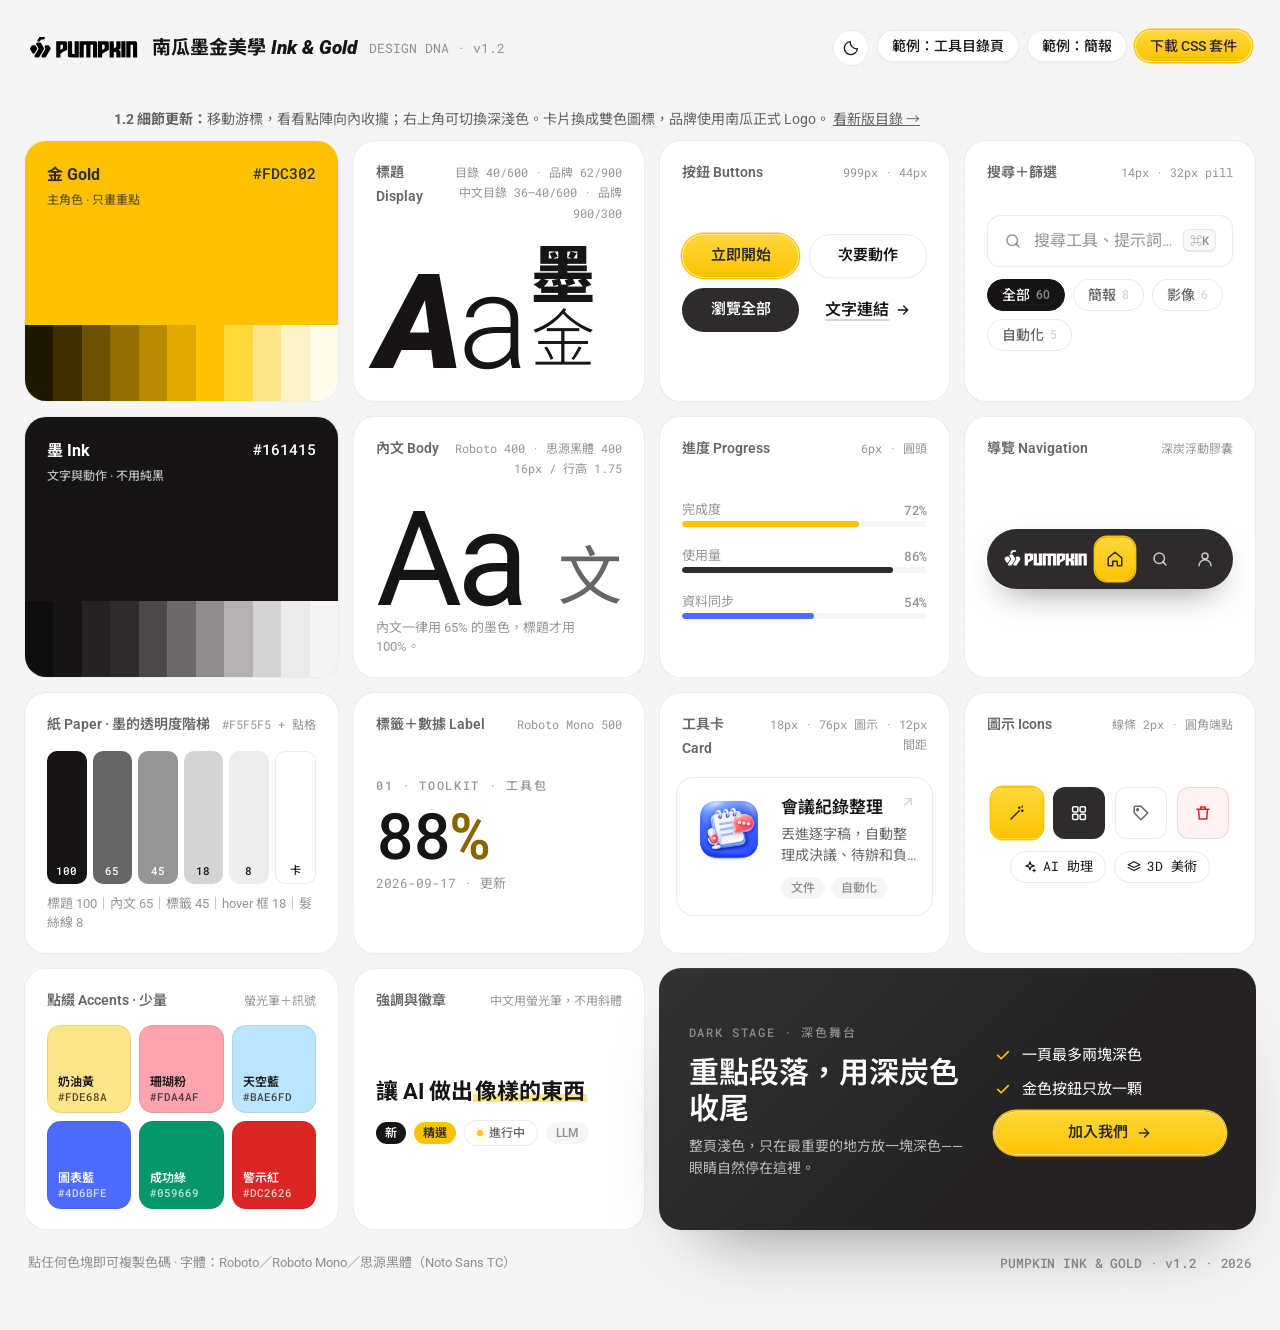
<file: index.html>
<!doctype html>
<html lang="zh-Hant">
<head>
<meta charset="utf-8">
<meta name="viewport" content="width=device-width, initial-scale=1">
<title>南瓜墨金美學 · 設計總覽</title>
<meta name="description" content="南瓜墨金美學 Pumpkin Ink & Gold：墨色寫字、點格打底、金色只畫重點的設計語言。">
<link rel="icon" href="data:image/svg+xml,%3Csvg xmlns='http://www.w3.org/2000/svg' viewBox='0 0 32 32'%3E%3Crect width='32' height='32' rx='10' fill='%232D2B2C'/%3E%3Cpath d='M11 8h10v16l-5-3.6L11 24z' fill='%23FDC302'/%3E%3C/svg%3E">
<link rel="preconnect" href="https://fonts.googleapis.com">
<link rel="preconnect" href="https://fonts.gstatic.com" crossorigin>
<link href="https://fonts.googleapis.com/css2?family=Roboto:ital,wght@0,300;0,400;0,500;0,600;0,700;0,900;1,900&family=Roboto+Mono:wght@400;500&family=Noto+Sans+TC:wght@300;400;500;700;900&display=swap" rel="stylesheet">
<style>
/* ink-gold kit:start */
/* ==========================================================================
   🖋️ 南瓜墨金美學 Pumpkin Ink & Gold — CSS Kit v1.2
   用法：整段貼進 <style>，<body class="ig"> 就生效。
   中文頁面請寫 <html lang="zh-Hant">（標題字距會自動改成中文友善）。
   ========================================================================== */

:root {
  /* ── 墨 Ink：所有文字與主要動作。同一個墨色，靠「透明度」分層，不換色 ── */
  --ig-ink: #161415;                    /* 100% 標題、重要文字 */
  --ig-ink-muted: rgba(22, 20, 21, .65); /* 65% 內文、描述 */
  --ig-ink-soft: rgba(22, 20, 21, .45);  /* 45% 標籤、時間、計數 */
  --ig-ink-faint: rgba(22, 20, 21, .18); /* 18% hover 邊框、停用 */
  --ig-ink-hairline: rgba(22, 20, 21, .08); /* 8% 卡片髮絲線 */
  --ig-ink-wash: rgba(22, 20, 21, .04);  /* 4% 淡底 */

  /* ── 炭 Night：深色舞台（導覽列、收尾區塊、FAQ） ── */
  --ig-night: #2D2B2C;
  --ig-night-deep: #242223;
  --ig-night-hover: #292728;
  --ig-night-gradient: linear-gradient(135deg, #333233 0%, #242223 60%);
  --ig-on-night: #FFFFFF;
  --ig-on-night-muted: rgba(255, 255, 255, .68);
  --ig-on-night-soft: rgba(255, 255, 255, .45);
  --ig-night-line: rgba(255, 255, 255, .08);
  --ig-night-wash: rgba(255, 255, 255, .04);

  /* ── 紙 Paper：舞台底色 ── */
  --ig-paper: #F5F5F5;
  --ig-card: #FFFFFF;
  --ig-card-alt: #FAFAFA;
  --ig-dot: rgba(22, 20, 21, .10);
  --ig-dot-gap: 16px;

  /* ── 金 Gold：只畫重點（一個畫面一個主角） ── */
  --ig-gold: #FDC302;
  --ig-gold-light: #FFD83A;
  --ig-gold-soft: #FCD94A;   /* 焦點光圈、深底上的 hover 字 */
  --ig-gold-deep: #8A6400;   /* 淺底上的金色文字 */
  --ig-gold-wash: #FEF3C7;
  --ig-on-gold: #2D2B2C;     /* 金色上面的字：深炭，不是純黑 */
  --ig-gold-gradient: linear-gradient(to top, #FDC302 0%, #FFD83A 100%);

  /* ── 螢光點綴 Highlighter：只當「螢光筆底」用，少量 ── */
  --ig-mark-yellow: #FDE68A;
  --ig-mark-pink: #FDA4AF;
  --ig-mark-blue: #BAE6FD;

  /* ── 訊號與圖表 ── */
  --ig-success: #059669;
  --ig-danger: #DC2626;
  --ig-chart-1: #FDC302;
  --ig-chart-2: #4DA770;
  --ig-chart-3: #D97858;
  --ig-chart-4: #4D6BFE;
  --ig-chart-5: #615CED;

  /* ── 字體：英數走 Roboto，中文自動落到思源黑體／蘋方／正黑 ── */
  --ig-font-sans: "Roboto", "Noto Sans TC", "PingFang TC", "Microsoft JhengHei", -apple-system, BlinkMacSystemFont, "Segoe UI", sans-serif;
  --ig-font-mono: "Roboto Mono", "SF Mono", Menlo, Consolas, "Noto Sans TC", "PingFang TC", monospace;

  /* ── 圓角：18px 是招牌 ── */
  --ig-r-sm: 8px;
  --ig-r-md: 12px;
  --ig-r-input: 14px;
  --ig-r-card: 18px;
  --ig-r-lg: 22px;
  --ig-r-xl: 32px;
  --ig-r-pill: 999px;

  /* ── 陰影：平常幾乎沒有，靠髮絲線分層 ── */
  --ig-shadow-xs: 0 1px 2px rgba(0, 0, 0, .04);
  --ig-shadow-hover: 0 16px 32px -18px rgba(22, 20, 21, .22);
  --ig-shadow-float: 0 14px 36px -16px rgba(0, 0, 0, .55);
  --ig-shadow-stage: 0 40px 80px -44px rgba(0, 0, 0, .5), inset 0 1px 0 rgba(255, 255, 255, .06);
  --ig-ring-gold: 0 0 0 1.4px var(--ig-gold);
  --ig-glow-gold: 0 0 0 1.4px var(--ig-gold), 0 12px 26px -10px rgba(253, 195, 2, .55);
  --ig-focus: 0 0 0 3px rgba(252, 217, 74, .45);

  /* ── 動態：快、輕、不花俏 ── */
  --ig-fast: 120ms;
  --ig-base: 200ms;
  --ig-slow: 320ms;
  --ig-reveal: 620ms;
  --ig-ease: cubic-bezier(.4, 0, .2, 1);
  --ig-ease-emph: cubic-bezier(.2, 0, 0, 1);
  --ig-ease-spring: cubic-bezier(.34, 1.56, .64, 1);
  --ig-ease-reveal: cubic-bezier(.22, 1, .36, 1);

  /* ── 版寬 ── */
  --ig-w-narrow: 720px;
  --ig-w-base: 1100px;
  --ig-w-wide: 1280px;
  --ig-nav-h: 60px;
}

@media (prefers-reduced-motion: reduce) {
  :root { --ig-fast: 1ms; --ig-base: 1ms; --ig-slow: 1ms; --ig-reveal: 1ms; }
}

/* ── 夜間版（中控台、長時間盯螢幕、XR 介面） ── */
.ig[data-theme="night"] {
  --ig-paper: #1A1819;
  --ig-card: #242223;
  --ig-card-alt: #292728;
  --ig-ink: #F7F7F7;
  --ig-ink-muted: rgba(247, 247, 247, .68);
  --ig-ink-soft: rgba(247, 247, 247, .45);
  --ig-ink-faint: rgba(247, 247, 247, .20);
  --ig-ink-hairline: rgba(247, 247, 247, .08);
  --ig-ink-wash: rgba(247, 247, 247, .04);
  --ig-dot: rgba(255, 255, 255, .06);
  --ig-gold-deep: #FCD94A;
  --ig-shadow-hover: 0 16px 32px -18px rgba(0, 0, 0, .7);
}

/* ==========================================================================
   基礎
   ========================================================================== */
:where(.ig), :where(.ig) *, :where(.ig) *::before, :where(.ig) *::after { box-sizing: border-box; }

body.ig, .ig-page {
  margin: 0;
  font-family: var(--ig-font-sans);
  font-size: 16px;
  line-height: 1.7;
  color: var(--ig-ink);
  background-color: var(--ig-paper);
  background-image: radial-gradient(var(--ig-dot) 1px, transparent 1.3px);
  background-size: var(--ig-dot-gap) var(--ig-dot-gap);
  -webkit-font-smoothing: antialiased;
  text-rendering: optimizeLegibility;
}

/* 基礎元素規則用 :where() 降到最低權重，元件自己的顏色才不會被蓋掉 */
:where(.ig) :where(h1, h2, h3, h4) { margin: 0; color: inherit; font-weight: 600; line-height: 1.2; letter-spacing: -.02em; }
:where(.ig) p { margin: 0; }
:where(.ig) a { color: inherit; text-decoration: none; }
:where(.ig) svg { flex-shrink: 0; }
:where(.ig) :focus-visible { outline: none; box-shadow: var(--ig-focus); border-radius: var(--ig-r-sm); }
:where(.ig) ::selection { background: var(--ig-mark-yellow); color: var(--ig-ink); }

/* 中文：負字距會把中文擠在一起，改回 0 */
:where(html[lang^="zh"]) :where(.ig) :where(h1, h2, h3, h4),
html[lang^="zh"] .ig-display, html[lang^="zh"] .ig-h1, html[lang^="zh"] .ig-h2 { letter-spacing: 0; }

.ig-container { width: 100%; max-width: var(--ig-w-base); margin: 0 auto; padding: 0 24px; }
.ig-container--wide { max-width: var(--ig-w-wide); }
.ig-container--narrow { max-width: var(--ig-w-narrow); }
.ig-section { padding: 96px 0; }
.ig-center { text-align: center; }

/* ==========================================================================
   字級
   ========================================================================== */
/* 招牌大標：粗黑一行＋細體一行。英文粗的那行可以斜，中文不斜 */
.ig-display { font-size: clamp(38px, 5.4vw, 62px); line-height: 1.1; letter-spacing: -.03em; margin: 0; }
html[lang^="zh"] .ig-display { line-height: 1.22; }
.ig-display__strong { display: block; font-weight: 900; }
.ig-display__strong em { font-style: italic; }            /* 只把英文/數字包 <em> */
.ig-display__light { display: block; font-weight: 300; }

.ig-h1 { font-size: clamp(30px, 3.4vw, 40px); font-weight: 600; line-height: 1.15; letter-spacing: -.02em; }
.ig-h2 { font-size: clamp(26px, 3vw, 36px); font-weight: 600; line-height: 1.2; letter-spacing: -.02em; }
.ig-h3 { font-size: 20px; font-weight: 600; line-height: 1.35; }
.ig-lead { font-size: 17px; line-height: 1.75; color: var(--ig-ink-muted); max-width: 36em; }
.ig-body { font-size: 16px; line-height: 1.75; color: var(--ig-ink-muted); }
.ig-small { font-size: 14px; line-height: 1.6; color: var(--ig-ink-muted); }
.ig-meta { font-size: 13px; color: var(--ig-ink-soft); }
.ig-center .ig-lead { margin-left: auto; margin-right: auto; }

/* 眉標：等寬字、全大寫、字距拉開——「系統標籤」的味道 */
.ig-eyebrow { font-family: var(--ig-font-mono); font-size: 12px; font-weight: 500; letter-spacing: .14em; text-transform: uppercase; color: var(--ig-ink-soft); }
/* 數據：等寬字 */
.ig-num { font-family: var(--ig-font-mono); font-weight: 500; letter-spacing: -.01em; font-variant-numeric: tabular-nums; }

/* 螢光筆重點（中文強調首選） */
.ig-mark { background: linear-gradient(transparent 58%, var(--ig-mark-yellow) 58%, var(--ig-mark-yellow) 92%, transparent 92%); padding: 0 .08em; }
.ig-mark--pink { background: linear-gradient(transparent 58%, var(--ig-mark-pink) 58%, var(--ig-mark-pink) 92%, transparent 92%); }
.ig-mark--blue { background: linear-gradient(transparent 58%, var(--ig-mark-blue) 58%, var(--ig-mark-blue) 92%, transparent 92%); }
.ig-gold-text { color: var(--ig-gold-deep); }

/* ==========================================================================
   按鈕
   ========================================================================== */
.ig-btn {
  display: inline-flex; align-items: center; justify-content: center; gap: 8px;
  height: 44px; padding: 0 20px; border-radius: var(--ig-r-pill);
  font: 600 15px/1 var(--ig-font-sans); white-space: nowrap; cursor: pointer;
  border: 1px solid transparent; text-decoration: none;
  transition: transform var(--ig-base) var(--ig-ease), box-shadow var(--ig-base) var(--ig-ease),
              background-color var(--ig-fast) var(--ig-ease), border-color var(--ig-fast) var(--ig-ease), color var(--ig-fast) var(--ig-ease);
}
.ig-btn svg { width: 16px; height: 16px; }
.ig-btn:hover { transform: translateY(-1px); }
.ig-btn:active { transform: translateY(0) scale(.98); }

/* 金：一個畫面只放一顆 */
.ig-btn--gold { background: var(--ig-gold-gradient); color: var(--ig-on-gold); border-color: rgba(255, 255, 255, .5); box-shadow: var(--ig-ring-gold); }
.ig-btn--gold:hover { box-shadow: var(--ig-glow-gold); }
/* 墨：次要主動作 */
.ig-btn--ink { background: var(--ig-night); color: #fff; }
.ig-btn--ink:hover { background: var(--ig-ink); }
/* 白：一般動作 */
.ig-btn--ghost { background: var(--ig-card); color: var(--ig-ink); border-color: var(--ig-ink-hairline); box-shadow: var(--ig-shadow-xs); }
.ig-btn--ghost:hover { border-color: var(--ig-ink-faint); }
/* 框：深色舞台上的次要動作 */
.ig-btn--line { background: transparent; color: var(--ig-on-night); border-color: rgba(255, 255, 255, .18); }
.ig-btn--line:hover { background: var(--ig-night-wash); border-color: rgba(255, 255, 255, .32); }
.ig-btn--sm { height: 32px; padding: 0 14px; font-size: 14px; font-weight: 500; }
.ig-btn--lg { height: 52px; padding: 0 26px; font-size: 16px; }
.ig-btn--block { width: 100%; }

/* 文字連結：hover 時出現金色底線 */
.ig-link { display: inline-flex; align-items: center; gap: 6px; font-weight: 600; color: var(--ig-ink); text-decoration: underline; text-decoration-color: var(--ig-ink-faint); text-underline-offset: 4px; text-decoration-thickness: 1.5px; transition: text-decoration-color var(--ig-fast) var(--ig-ease); }
.ig-link:hover { text-decoration-color: var(--ig-gold); }
.ig-link svg { width: 16px; height: 16px; }

/* 方形圖示鈕 */
.ig-icon-btn { display: inline-grid; place-items: center; width: 40px; height: 40px; border-radius: var(--ig-r-md); border: 1px solid transparent; cursor: pointer; transition: transform var(--ig-base) var(--ig-ease), background-color var(--ig-fast) var(--ig-ease); }
.ig-icon-btn svg { width: 18px; height: 18px; }
.ig-icon-btn:hover { transform: translateY(-1px); }
.ig-icon-btn--gold { background: var(--ig-gold-gradient); color: var(--ig-on-gold); box-shadow: var(--ig-ring-gold); }
.ig-icon-btn--night { background: var(--ig-night); color: #fff; }
.ig-icon-btn--wash { background: var(--ig-card); color: var(--ig-ink-muted); border-color: var(--ig-ink-hairline); }
.ig-icon-btn--danger { background: #FEF2F2; color: var(--ig-danger); border-color: rgba(220, 38, 38, .15); }

/* ==========================================================================
   膠囊、標籤、徽章
   ========================================================================== */
/* 篩選膠囊（附計數） */
.ig-pills { display: flex; flex-wrap: wrap; gap: 8px; }
.ig-pill { display: inline-flex; align-items: center; gap: 6px; height: 32px; padding: 0 14px; border-radius: var(--ig-r-pill); background: var(--ig-card); border: 1px solid var(--ig-ink-hairline); color: var(--ig-ink-muted); font: 500 14px/1 var(--ig-font-sans); cursor: pointer; transition: background-color var(--ig-fast) var(--ig-ease), border-color var(--ig-fast) var(--ig-ease), color var(--ig-fast) var(--ig-ease); }
.ig-pill:hover { border-color: var(--ig-ink-faint); color: var(--ig-ink); }
.ig-pill__n { font-size: 12px; color: var(--ig-ink-faint); font-variant-numeric: tabular-nums; }
.ig-pill.is-active { background: var(--ig-ink); border-color: var(--ig-ink); color: #fff; }
.ig-pill.is-active .ig-pill__n { color: rgba(255, 255, 255, .5); }

/* 主題晶片（等寬字＋小圖示） */
.ig-chip { display: inline-flex; align-items: center; gap: 6px; height: 32px; padding: 0 12px; border-radius: var(--ig-r-pill); background: var(--ig-card); border: 1px solid var(--ig-ink-hairline); font: 400 13px/1 var(--ig-font-mono); color: var(--ig-ink); }
.ig-chip svg { width: 14px; height: 14px; }

/* 小標籤（卡片底部分類） */
.ig-tag { display: inline-flex; align-items: center; height: 22px; padding: 0 10px; border-radius: var(--ig-r-pill); background: var(--ig-ink-wash); color: var(--ig-ink-soft); font: 500 12px/1 var(--ig-font-sans); }
/* 區段小徽章（例如「精選」「為什麼」） */
.ig-kicker { display: inline-flex; align-items: center; gap: 6px; height: 26px; padding: 0 12px; border-radius: var(--ig-r-pill); background: var(--ig-card); border: 1px solid var(--ig-ink-hairline); font: 500 12px/1 var(--ig-font-sans); color: var(--ig-ink-muted); }
.ig-badge { display: inline-flex; align-items: center; height: 22px; padding: 0 9px; border-radius: var(--ig-r-pill); background: var(--ig-ink); color: #fff; font: 600 12px/1 var(--ig-font-sans); }
.ig-badge--gold { background: var(--ig-gold); color: var(--ig-on-gold); }
.ig-live { display: inline-block; width: 6px; height: 6px; border-radius: 50%; background: var(--ig-gold); box-shadow: 0 0 8px rgba(253, 195, 2, .7); }

/* ==========================================================================
   卡片
   ========================================================================== */
.ig-card { position: relative; background: var(--ig-card); border: 1px solid var(--ig-ink-hairline); border-radius: var(--ig-r-card); padding: 24px; }
.ig-card--link { display: block; transition: transform var(--ig-base) var(--ig-ease), box-shadow var(--ig-base) var(--ig-ease), border-color var(--ig-base) var(--ig-ease); }
.ig-card--link:hover { transform: translateY(-2px); border-color: var(--ig-ink-faint); box-shadow: var(--ig-shadow-hover); }

.ig-grid { display: grid; gap: 14px; grid-template-columns: repeat(auto-fill, minmax(min(100%, 320px), 1fr)); }
.ig-grid--2 { grid-template-columns: repeat(auto-fit, minmax(min(100%, 420px), 1fr)); }
.ig-grid--4 { grid-template-columns: repeat(auto-fit, minmax(min(100%, 220px), 1fr)); }

/* 工具卡（橫式：左 Logo 方塊＋右文字） */
.ig-tool { display: flex; gap: 16px; padding: 16px; }
.ig-tool__logo { width: 72px; height: 72px; flex: 0 0 72px; display: grid; place-items: center; border-radius: var(--ig-r-md); background: var(--ig-card); border: 1px solid var(--ig-ink-hairline); box-shadow: var(--ig-shadow-xs); color: var(--ig-ink); }
.ig-tool__logo svg { width: 30px; height: 30px; }
.ig-tool__body { min-width: 0; flex: 1; }
.ig-tool__title { display: flex; align-items: center; gap: 6px; margin: 2px 0 4px; font-size: 17px; font-weight: 600; line-height: 1.4; color: var(--ig-ink); white-space: nowrap; overflow: hidden; text-overflow: ellipsis; }
.ig-tool__desc { font-size: 14px; line-height: 1.55; color: var(--ig-ink-muted); display: -webkit-box; -webkit-line-clamp: 2; -webkit-box-orient: vertical; overflow: hidden; min-height: 3.1em; }
.ig-tool__foot { margin-top: 10px; display: flex; gap: 6px; flex-wrap: wrap; }
.ig-tool__arrow { position: absolute; top: 16px; right: 16px; width: 16px; height: 16px; color: var(--ig-ink-faint); transition: color var(--ig-fast) var(--ig-ease), transform var(--ig-base) var(--ig-ease); }
.ig-card--link:hover .ig-tool__arrow { color: var(--ig-ink); transform: translate(2px, -2px); }

/* 數據卡 */
.ig-stat { display: flex; align-items: center; gap: 14px; padding: 16px 20px; }
.ig-stat svg { width: 20px; height: 20px; color: var(--ig-ink-soft); }
.ig-stat__n { font-family: var(--ig-font-mono); font-size: 22px; font-weight: 500; line-height: 1.1; color: var(--ig-ink); }
.ig-stat__l { font-size: 13px; color: var(--ig-ink-soft); }

/* 便當格（上插圖＋下文字） */
.ig-tile { overflow: hidden; padding: 0; }
.ig-tile__art { height: 180px; display: grid; place-items: center; border-bottom: 1px solid var(--ig-ink-hairline);
  background-color: var(--ig-card-alt);
  background-image: linear-gradient(var(--ig-ink-hairline) 1px, transparent 1px), linear-gradient(90deg, var(--ig-ink-hairline) 1px, transparent 1px);
  background-size: 44px 44px; background-position: -1px -1px; }
.ig-tile__body { padding: 20px 22px 24px; }
.ig-tile--dark { background: var(--ig-night-deep); border-color: var(--ig-night-deep); }
.ig-tile--dark .ig-tile__art { background-color: var(--ig-night); border-color: var(--ig-night-line); background-image: linear-gradient(var(--ig-night-line) 1px, transparent 1px), linear-gradient(90deg, var(--ig-night-line) 1px, transparent 1px); }
.ig-tile--dark h3 { color: #fff; }
.ig-tile--dark .ig-small { color: var(--ig-on-night-muted); }

/* ==========================================================================
   表單
   ========================================================================== */
.ig-search { display: flex; align-items: center; gap: 10px; height: 52px; padding: 0 16px; border-radius: var(--ig-r-input); background: var(--ig-card); border: 1px solid var(--ig-ink-hairline); box-shadow: var(--ig-shadow-xs); transition: border-color var(--ig-fast) var(--ig-ease), box-shadow var(--ig-fast) var(--ig-ease); }
.ig-search:focus-within { border-color: var(--ig-gold-soft); box-shadow: var(--ig-focus); }
.ig-search svg { width: 18px; height: 18px; color: var(--ig-ink-soft); }
.ig-search input { flex: 1; min-width: 0; border: 0; outline: 0; background: transparent; font: 400 16px/1 var(--ig-font-sans); color: var(--ig-ink); }
.ig-search input::placeholder { color: var(--ig-ink-soft); }
.ig-kbd { font: 500 12px/1 var(--ig-font-mono); color: var(--ig-ink-soft); border: 1px solid var(--ig-ink-hairline); border-bottom-width: 2px; border-radius: 6px; padding: 4px 6px; background: var(--ig-card-alt); }

.ig-input { width: 100%; height: 44px; padding: 0 14px; border-radius: var(--ig-r-md); background: var(--ig-card); border: 1px solid var(--ig-ink-hairline); font: 400 15px/1 var(--ig-font-sans); color: var(--ig-ink); outline: 0; }
.ig-input:focus { border-color: var(--ig-gold-soft); box-shadow: var(--ig-focus); }
.ig-stage .ig-input { background: var(--ig-night-wash); border-color: rgba(255, 255, 255, .12); color: #fff; }
.ig-stage .ig-input::placeholder { color: var(--ig-on-night-soft); }

/* 進度條 */
.ig-progress { height: 6px; border-radius: var(--ig-r-pill); background: var(--ig-ink-wash); overflow: hidden; }
.ig-progress > i { display: block; height: 100%; border-radius: inherit; background: var(--ig-gold); }
.ig-progress--ink > i { background: var(--ig-night); }
.ig-progress--blue > i { background: var(--ig-chart-4); }

/* ==========================================================================
   導覽列（深炭浮動膠囊）
   ========================================================================== */
.ig-nav { position: sticky; top: 16px; z-index: 20; display: flex; align-items: center; gap: 8px; height: var(--ig-nav-h); margin: 16px auto 0; padding: 0 10px 0 20px; max-width: var(--ig-w-wide); border-radius: var(--ig-r-pill); background: var(--ig-night); box-shadow: var(--ig-shadow-float); color: #fff; }
.ig-nav__brand { display: inline-flex; align-items: center; gap: 10px; font-weight: 700; font-size: 15px; color: #fff; margin-right: auto; }
.ig-nav__links { display: flex; gap: 2px; }
.ig-nav__link { display: inline-flex; align-items: center; gap: 6px; height: 36px; padding: 0 14px; border-radius: var(--ig-r-pill); font-size: 14px; color: rgba(247, 247, 247, .82); transition: background-color var(--ig-fast) var(--ig-ease), color var(--ig-fast) var(--ig-ease); }
.ig-nav__link:hover { background: rgba(255, 255, 255, .08); color: #fff; }
.ig-nav__link.is-active { background: rgba(255, 255, 255, .10); color: #fff; }
.ig-nav__right { margin-left: auto; display: flex; align-items: center; gap: 8px; }
@media (max-width: 860px) { .ig-nav__links { display: none; } }

/* ==========================================================================
   深色舞台（收尾、重點段落、FAQ）
   ========================================================================== */
.ig-stage { position: relative; background: var(--ig-night-gradient); color: var(--ig-on-night); border-radius: var(--ig-r-xl); padding: clamp(28px, 5vw, 64px); box-shadow: var(--ig-shadow-stage); overflow: hidden; }
.ig-stage h1, .ig-stage h2, .ig-stage h3 { color: #fff; }
.ig-stage .ig-eyebrow { color: var(--ig-on-night-soft); }
.ig-stage .ig-lead, .ig-stage .ig-body, .ig-stage .ig-small { color: var(--ig-on-night-muted); }
.ig-stage .ig-meta { color: var(--ig-on-night-soft); }
.ig-stage-card { background: var(--ig-night-wash); border: 1px solid var(--ig-night-line); border-radius: var(--ig-r-card); padding: 18px; }

/* 勾選清單 */
.ig-checks { list-style: none; margin: 0; padding: 0; display: grid; gap: 10px; }
.ig-checks li { display: flex; gap: 10px; align-items: flex-start; font-size: 15px; line-height: 1.6; }
.ig-checks svg { width: 18px; height: 18px; margin-top: 3px; color: var(--ig-gold); }
.ig-compare { display: grid; gap: 8px; }
.ig-compare .no { display: flex; gap: 10px; color: var(--ig-ink-muted); font-size: 15px; }
.ig-compare .yes { display: flex; gap: 10px; color: var(--ig-ink); font-size: 15px; font-weight: 600; }
.ig-compare .no svg { color: var(--ig-danger); width: 18px; height: 18px; margin-top: 3px; }
.ig-compare .yes svg { color: var(--ig-success); width: 18px; height: 18px; margin-top: 3px; }

/* 手風琴（FAQ） */
.ig-acc { display: grid; gap: 10px; }
.ig-acc details { background: var(--ig-night-wash); border: 1px solid var(--ig-night-line); border-radius: var(--ig-r-input); }
.ig-acc summary { list-style: none; cursor: pointer; display: flex; align-items: center; justify-content: space-between; gap: 12px; padding: 14px 18px; font-size: 15px; font-weight: 500; color: #fff; }
.ig-acc summary::-webkit-details-marker { display: none; }
.ig-acc summary::after { content: ""; width: 8px; height: 8px; border-right: 1.6px solid currentColor; border-bottom: 1.6px solid currentColor; transform: rotate(45deg); opacity: .6; transition: transform var(--ig-base) var(--ig-ease); }
.ig-acc details[open] summary::after { transform: rotate(225deg); }
.ig-acc details p { padding: 0 18px 16px; color: var(--ig-on-night-muted); font-size: 15px; line-height: 1.75; }

/* 頁尾 */
.ig-footer { margin-top: 96px; background: var(--ig-paper); border-top: 1px solid var(--ig-ink-hairline); padding: 48px 0 28px; font-size: 14px; }
.ig-footer h4 { font-size: 14px; font-weight: 600; margin-bottom: 12px; }
.ig-footer a { display: block; color: var(--ig-ink-muted); padding: 4px 0; }
.ig-footer a:hover { color: var(--ig-ink); }

/* 進場動畫（加 .is-in 觸發） */
.ig-reveal { opacity: 0; transform: translateY(14px); transition: opacity var(--ig-reveal) var(--ig-ease-reveal), transform var(--ig-reveal) var(--ig-ease-reveal); }
.ig-reveal.is-in { opacity: 1; transform: none; }

@media (max-width: 640px) {
  .ig-container { padding: 0 16px; }
  .ig-section { padding: 64px 0; }
  .ig-nav { margin: 12px 12px 0; }
  .ig-tool__logo { width: 56px; height: 56px; flex-basis: 56px; }
}

/* 1.1 · Directory profile — exact content width, quieter hierarchy */
:root{--ig-w-directory:1200px;--ig-grid-gap:12px;--ig-logo-size:76px;--ig-label-readable:rgba(22,20,21,.64);--ig-focus-ink:rgba(22,20,21,.8);--ig-dot-quiet:rgba(22,20,21,.055)}
html:has(body.ig),body.ig{overflow-x:clip}
body.ig.ig-directory{background-image:radial-gradient(var(--ig-dot-quiet) .7px,transparent 1px)}
.ig-directory .ig-container{max-width:1248px;padding:0 24px}
.ig-directory .ig-nav{width:calc(100% - 48px);max-width:var(--ig-w-directory);top:24px;margin:24px auto 0}
.ig-directory .ig-grid{grid-template-columns:repeat(3,minmax(0,1fr));gap:var(--ig-grid-gap)}
.ig-directory .ig-tool__logo{width:var(--ig-logo-size);height:var(--ig-logo-size);flex-basis:var(--ig-logo-size)}
.ig-directory .ig-tool__logo svg{width:40px;height:40px}
.ig-directory .ig-tool__title{display:block;padding-right:12px;line-height:1.5}
.ig-directory .ig-tool__desc{line-height:1.6;min-height:3.2em}
.ig-directory .ig-tool__foot{margin-top:10px}
.ig-directory .ig-tool__foot .ig-tag{padding:0;background:transparent;font-size:12px;color:var(--ig-label-readable)}
.ig-directory .ig-card--link:hover{transform:translateY(-1px)}
.ig-directory .ig-pill__n{color:var(--ig-label-readable)}
.ig-directory .ig-pill.is-active .ig-pill__n{color:var(--ig-on-night-muted)}
.ig-directory .ig-tool__arrow{opacity:0}
.ig-directory .ig-tool:hover .ig-tool__arrow,.ig-directory .ig-tool:focus-visible .ig-tool__arrow{opacity:1}
.ig-directory .ig-tool__logo[data-tone="文件"]{color:var(--ig-chart-3)}
.ig-directory .ig-tool__logo[data-tone="設計"]{color:var(--ig-chart-4)}
.ig-directory .ig-tool__logo[data-tone="影像"]{color:var(--ig-chart-5)}
.ig-directory .ig-tool__logo[data-tone="自動化"]{color:var(--ig-chart-2)}
.ig-directory .ig-tool__logo[data-tone="生活"]{color:var(--ig-gold-deep)}
.ig-directory :focus-visible{outline:2px solid var(--ig-focus-ink);outline-offset:3px;box-shadow:var(--ig-focus)}
.ig[data-theme="night"]{--ig-label-readable:rgba(247,247,247,.65);--ig-focus-ink:rgba(255,255,255,.8)}
@media(max-width:1023px){.ig-directory .ig-grid{grid-template-columns:repeat(2,minmax(0,1fr))}}
@media(max-width:640px){.ig-directory .ig-grid{grid-template-columns:minmax(0,1fr)}.ig-directory .ig-container{padding:0 16px}.ig-directory .ig-nav{width:calc(100% - 24px);top:12px;margin-top:12px}.ig-directory .ig-tool__logo{width:64px;height:64px;flex-basis:64px}}
@media(prefers-reduced-motion:reduce){.ig-card--link:hover,.ig-btn:hover,.ig-tool__arrow{transform:none!important}}


/* 1.2 · interactive dots, optical icon system, complete day / night surfaces */
body.ig.ig-has-dotfield{position:relative;isolation:isolate;background-image:none}
.ig-dotfield{position:fixed;inset:0;pointer-events:none;z-index:-1;display:block}
.ig{--ig-label-readable:rgba(22,20,21,.64);color-scheme:light}
.ig[data-theme="night"]{--ig-label-readable:rgba(247,247,247,.68);--ig-focus-ink:#FCD94A;--ig-gold-wash:#483D20;color-scheme:dark}
.ig[data-theme="night"] .ig-pill.is-active,.ig[data-theme="night"] .ig-badge{background:#F7F7F7;border-color:#F7F7F7;color:#242223}
.ig[data-theme="night"] .ig-pill.is-active .ig-pill__n{color:#5D595B}
.ig[data-theme="night"] .ig-btn--ink{background:#F7F7F7;color:#242223}
.ig-theme-toggle{display:inline-grid;place-items:center;flex:none;width:36px;height:36px;padding:0;border:1px solid var(--ig-ink-hairline);border-radius:999px;background:var(--ig-card);color:var(--ig-ink);cursor:pointer}
.ig-theme-toggle svg{width:18px;height:18px}
.ig-theme-toggle:hover{border-color:var(--ig-ink-faint)}
.ig-nav .ig-theme-toggle{background:rgba(255,255,255,.08);border-color:rgba(255,255,255,.12);color:#fff}
.ig-brand-logo{display:block;width:112px;height:auto;flex:none}
.ig-nav .ig-brand-logo,.mini-nav .ig-brand-logo,.ig[data-theme="night"] .head>.ig-brand-logo{filter:invert(1)}
.ig-tool__logo:has(img){overflow:hidden;border:0;box-shadow:none;background:transparent}
.ig-tool__logo img{display:block;width:100%;height:100%;object-fit:contain}
.ig-directory .ig-tool__logo:has(img){border-radius:16px}
.ig[data-theme="night"] .ig-tool__logo img{filter:brightness(.9)}
.ig[data-theme="night"] .accents button{color:#161415}
.ig[data-theme="night"] .ig-highlight{color:#161415}
.ig[data-theme="night"] .cell__font,.ig[data-theme="night"] .spec__note{color:var(--ig-label-readable)}
@media(max-width:640px){.ig-nav .ig-brand-logo{width:92px}.ig-nav__right{gap:6px}.ig-nav__right>.ig-btn{padding:0 10px;font-size:12px}.ig-nav{padding-left:14px}.head .ig-brand-logo{width:100px}.head__links{margin-left:0}}

/* ink-gold kit:end */

/* ── 總覽板專用 ── */
.wrap { max-width: 1560px; margin: 0 auto; padding: 24px 24px 56px; }
.head { display: flex; align-items: center; gap: 12px; flex-wrap: wrap; padding: 6px 4px 18px; }
.head h1 { font-size: 19px; font-weight: 700; letter-spacing: 0; }
.head h1 em { font-style: italic; font-weight: 900; }
.head .ig-meta { font-family: var(--ig-font-mono); }
.head__links { margin-left: auto; display: flex; gap: 8px; flex-wrap: wrap; }

.board { display: grid; grid-template-columns: 1.08fr 1fr 1fr 1fr; grid-auto-rows: 262px; gap: 14px; }
@media (max-width: 1240px) { .board { grid-template-columns: 1fr 1fr; grid-auto-rows: auto; } }
@media (max-width: 700px)  { .board { grid-template-columns: 1fr; } }

.cell { position: relative; background: var(--ig-card); border: 1px solid var(--ig-ink-hairline); border-radius: var(--ig-r-lg); padding: 20px 22px; overflow: hidden; display: flex; flex-direction: column; min-height: 240px; }
.cell__top { display: flex; justify-content: space-between; align-items: baseline; gap: 8px; }
.cell__name { font-size: 14px; font-weight: 600; color: var(--ig-ink-muted); }
.cell__font { font-family: var(--ig-font-mono); font-size: 12px; color: var(--ig-ink-soft); text-align: right; }
.cell__center { flex: 1; display: flex; flex-direction: column; justify-content: center; gap: 12px; }
.span-2 { grid-column: span 2; }
.cell.ig-stage { background: var(--ig-night-gradient); }
@media (max-width: 700px) { .span-2 { grid-column: span 1; } }

/* 色票卡 */
.pal { padding: 0; }
.pal__hero { flex: 1; padding: 20px 22px; display: flex; justify-content: space-between; align-items: flex-start; font-weight: 700; font-size: 16px; cursor: pointer; }
.pal__hero small { display: block; font-size: 12px; font-weight: 500; opacity: .7; margin-top: 2px; }
.pal__hex { font-family: var(--ig-font-mono); font-weight: 500; font-size: 15px; }
.pal__ramp { display: flex; height: 76px; }
.pal__ramp button { flex: 1; border: 0; padding: 0; cursor: pointer; position: relative; transition: flex var(--ig-base) var(--ig-ease); }
.pal__ramp button:hover { flex: 1.8; }
.pal__ramp button span { position: absolute; left: 50%; bottom: 6px; transform: translateX(-50%); font: 500 9px/1 var(--ig-font-mono); opacity: 0; white-space: nowrap; transition: opacity var(--ig-fast) var(--ig-ease); }
.pal__ramp button:hover span { opacity: .9; }

/* 字體標本 */
.spec { flex: 1; display: flex; align-items: flex-end; justify-content: space-between; gap: 8px; }
.spec__aa { font-size: 132px; line-height: .8; letter-spacing: -.04em; margin-bottom: 4px; }
.spec__zh { font-size: 64px; line-height: 1; margin-bottom: 8px; }
.spec__note { font-size: 13px; color: var(--ig-ink-soft); line-height: 1.5; }

/* 迷你導覽 */
.mini-nav { display: flex; align-items: center; gap: 6px; height: 60px; padding: 0 8px 0 16px; border-radius: 999px; background: var(--ig-night); box-shadow: var(--ig-shadow-float); color: #fff; }
.mini-nav .ig-icon-btn { width: 44px; height: 44px; background: transparent; color: rgba(255,255,255,.72); }
.mini-nav .ig-icon-btn.on { background: var(--ig-gold-gradient); color: var(--ig-on-gold); box-shadow: var(--ig-ring-gold); }

.accents { display: grid; grid-template-columns: repeat(3, 1fr); gap: 8px; flex: 1; }
.accents button { border: 1px solid var(--ig-ink-hairline); border-radius: 14px; cursor: pointer; display: flex; flex-direction: column; justify-content: flex-end; align-items: flex-start; padding: 10px; font: 600 12px/1.3 var(--ig-font-sans); color: var(--ig-ink); text-align: left; }
.accents button code { font: 500 11px/1 var(--ig-font-mono); opacity: .75; }

.ladder { display: flex; gap: 6px; flex: 1; align-items: stretch; }
.ladder div { flex: 1; border-radius: 10px; display: flex; align-items: flex-end; justify-content: center; padding-bottom: 8px; font: 500 11px/1 var(--ig-font-mono); }

.toast { position: fixed; left: 50%; bottom: 24px; transform: translate(-50%, 20px); opacity: 0; pointer-events: none; background: var(--ig-night); color: #fff; padding: 10px 16px; border-radius: 999px; font-size: 14px; box-shadow: var(--ig-shadow-float); transition: all var(--ig-slow) var(--ig-ease-emph); z-index: 50; }
.toast.on { opacity: 1; transform: translate(-50%, 0); }
.foot { display: flex; flex-wrap: wrap; gap: 8px 20px; justify-content: space-between; padding: 22px 4px 0; font-size: 13px; color: var(--ig-ink-soft); }
</style>
</head>
<body class="ig">

<svg width="0" height="0" style="position:absolute" aria-hidden="true">
  <defs><linearGradient id="gold" x1="0" y1="1" x2="0" y2="0"><stop offset="0" stop-color="#FDC302"/><stop offset="1" stop-color="#FFD83A"/></linearGradient></defs>
  <symbol id="i-search" viewBox="0 0 24 24" fill="none" stroke="currentColor" stroke-width="2" stroke-linecap="round" stroke-linejoin="round"><circle cx="11" cy="11" r="7"/><path d="m20 20-3.8-3.8"/></symbol>
  <symbol id="i-home" viewBox="0 0 24 24" fill="none" stroke="currentColor" stroke-width="2" stroke-linecap="round" stroke-linejoin="round"><path d="M3 10.5 12 3l9 7.5V20a1 1 0 0 1-1 1h-5v-6H9v6H4a1 1 0 0 1-1-1z"/></symbol>
  <symbol id="i-user" viewBox="0 0 24 24" fill="none" stroke="currentColor" stroke-width="2" stroke-linecap="round" stroke-linejoin="round"><circle cx="12" cy="8" r="4"/><path d="M4 21a8 8 0 0 1 16 0"/></symbol>
  <symbol id="i-arrow" viewBox="0 0 24 24" fill="none" stroke="currentColor" stroke-width="2" stroke-linecap="round" stroke-linejoin="round"><path d="M7 17 17 7M8 7h9v9"/></symbol>
  <symbol id="i-right" viewBox="0 0 24 24" fill="none" stroke="currentColor" stroke-width="2" stroke-linecap="round" stroke-linejoin="round"><path d="M5 12h14M13 6l6 6-6 6"/></symbol>
  <symbol id="i-wand" viewBox="0 0 24 24" fill="none" stroke="currentColor" stroke-width="2" stroke-linecap="round" stroke-linejoin="round"><path d="m4 20 11-11M15 4v2M14 5h2M19 8v2M18 9h2M19 3v1"/></symbol>
  <symbol id="i-grid" viewBox="0 0 24 24" fill="none" stroke="currentColor" stroke-width="2" stroke-linecap="round" stroke-linejoin="round"><rect x="3.5" y="3.5" width="7" height="7" rx="1.5"/><rect x="13.5" y="3.5" width="7" height="7" rx="1.5"/><rect x="3.5" y="13.5" width="7" height="7" rx="1.5"/><rect x="13.5" y="13.5" width="7" height="7" rx="1.5"/></symbol>
  <symbol id="i-tag" viewBox="0 0 24 24" fill="none" stroke="currentColor" stroke-width="2" stroke-linecap="round" stroke-linejoin="round"><path d="M3 12V4a1 1 0 0 1 1-1h8l9 9-9 9z"/><circle cx="7.5" cy="7.5" r="1.3"/></symbol>
  <symbol id="i-trash" viewBox="0 0 24 24" fill="none" stroke="currentColor" stroke-width="2" stroke-linecap="round" stroke-linejoin="round"><path d="M4 7h16M9 7V4h6v3M6 7l1 13h10l1-13"/></symbol>
  <symbol id="i-mic" viewBox="0 0 24 24" fill="none" stroke="currentColor" stroke-width="2" stroke-linecap="round" stroke-linejoin="round"><rect x="9" y="3" width="6" height="11" rx="3"/><path d="M5 11a7 7 0 0 0 14 0M12 18v3"/></symbol>
  <symbol id="i-layers" viewBox="0 0 24 24" fill="none" stroke="currentColor" stroke-width="2" stroke-linecap="round" stroke-linejoin="round"><path d="M12 3 2 8l10 5 10-5zM2 13l10 5 10-5"/></symbol>
  <symbol id="i-spark" viewBox="0 0 24 24" fill="none" stroke="currentColor" stroke-width="2" stroke-linecap="round" stroke-linejoin="round"><path d="M12 3l1.8 5.2L19 10l-5.2 1.8L12 17l-1.8-5.2L5 10l5.2-1.8zM19 16v4M17 18h4"/></symbol>
  <symbol id="i-check" viewBox="0 0 24 24" fill="none" stroke="currentColor" stroke-width="2.2" stroke-linecap="round" stroke-linejoin="round"><path d="m5 12.5 4.5 4.5L19 7.5"/></symbol>
</svg>

<div class="wrap">
  <header class="head">
    <img class="ig-brand-logo" src="assets/brand/pumpkin-logo-black.svg" alt="南瓜虛擬科技">
    <h1>南瓜墨金美學 <em>Ink &amp; Gold</em></h1>
    <span class="ig-meta">DESIGN DNA · v1.2</span>
    <nav class="head__links"><button class="ig-theme-toggle" type="button" data-ig-theme-toggle aria-label="切換深色模式" aria-pressed="false"></button>
      <a class="ig-btn ig-btn--ghost ig-btn--sm" href="assets/demo-directory.html">範例：工具目錄頁</a>
      <a class="ig-btn ig-btn--ghost ig-btn--sm" href="assets/demo-slides.html">範例：簡報</a>
      <a class="ig-btn ig-btn--gold ig-btn--sm" href="references/ink-gold.css" download>下載 CSS 套件</a>
    </nav>
  </header>

  <div class="ig-container" style="padding-top:24px;padding-bottom:8px"><p style="font-size:14px;color:var(--ig-ink-muted)"><b>1.2 細節更新：</b>移動游標，看看點陣向內收攏；右上角可切換深淺色。卡片換成雙色圖標，品牌使用南瓜正式 Logo。 <a href="assets/demo-directory.html" style="text-decoration:underline">看新版目錄 →</a></p></div>
<main class="board">
    <!-- ── Row 1 ── -->
    <section class="cell pal" aria-label="金 Gold">
      <div class="pal__hero" style="background:#FDC302;color:#2D2B2C" data-hex="#FDC302">
        <div>金 Gold<small>主角色 · 只畫重點</small></div><span class="pal__hex">#FDC302</span>
      </div>
      <div class="pal__ramp" data-ramp="#1F1800 #3F3000 #6B5200 #946E00 #B88800 #E0A800 #FDC302 #FFD83A #FDE68A #FEF3C7 #FFFBEB"></div>
    </section>

    <section class="cell">
      <div class="cell__top"><span class="cell__name">標題 Display</span><span class="cell__font">目錄 40/600 · 品牌 62/900<br>中文目錄 36–40/600 · 品牌 900/300</span></div>
      <div class="spec">
        <div class="spec__aa"><b style="font-weight:900;font-style:italic">A</b><span style="font-weight:300">a</span></div>
        <div class="spec__zh"><b style="font-weight:900">墨</b><span style="font-weight:300">金</span></div>
      </div>
    </section>

    <section class="cell">
      <div class="cell__top"><span class="cell__name">按鈕 Buttons</span><span class="cell__font">999px · 44px</span></div>
      <div class="cell__center" style="display:grid;grid-template-columns:1fr 1fr;gap:10px;align-content:center">
        <button class="ig-btn ig-btn--gold">立即開始</button>
        <button class="ig-btn ig-btn--ghost">次要動作</button>
        <button class="ig-btn ig-btn--ink">瀏覽全部</button>
        <a class="ig-link" href="#" onclick="return false" style="justify-content:center">文字連結 <svg><use href="#i-right"/></svg></a>
      </div>
    </section>

    <section class="cell">
      <div class="cell__top"><span class="cell__name">搜尋＋篩選</span><span class="cell__font">14px · 32px pill</span></div>
      <div class="cell__center">
        <label class="ig-search"><svg><use href="#i-search"/></svg><input placeholder="搜尋工具、提示詞…"><span class="ig-kbd">⌘K</span></label>
        <div class="ig-pills">
          <span class="ig-pill is-active">全部 <span class="ig-pill__n">60</span></span>
          <span class="ig-pill">簡報 <span class="ig-pill__n">8</span></span>
          <span class="ig-pill">影像 <span class="ig-pill__n">6</span></span>
          <span class="ig-pill">自動化 <span class="ig-pill__n">5</span></span>
        </div>
      </div>
    </section>

    <!-- ── Row 2 ── -->
    <section class="cell pal" aria-label="墨 Ink">
      <div class="pal__hero" style="background:#161415;color:#fff" data-hex="#161415">
        <div>墨 Ink<small>文字與動作 · 不用純黑</small></div><span class="pal__hex">#161415</span>
      </div>
      <div class="pal__ramp" data-ramp="#0E0D0D #161415 #242223 #2D2B2C #4A4849 #6B696A #8F8D8E #B3B1B2 #D4D3D3 #EBEBEB #F5F5F5"></div>
    </section>

    <section class="cell">
      <div class="cell__top"><span class="cell__name">內文 Body</span><span class="cell__font">Roboto 400 · 思源黑體 400<br>16px / 行高 1.75</span></div>
      <div class="spec">
        <div class="spec__aa" style="font-weight:400;color:var(--ig-ink)">Aa</div>
        <div class="spec__zh" style="font-weight:400;color:var(--ig-ink-muted)">文</div>
      </div>
      <p class="spec__note">內文一律用 65% 的墨色，標題才用 100%。</p>
    </section>

    <section class="cell">
      <div class="cell__top"><span class="cell__name">進度 Progress</span><span class="cell__font">6px · 圓頭</span></div>
      <div class="cell__center" style="gap:18px">
        <div><div class="ig-meta" style="display:flex;justify-content:space-between"><span>完成度</span><span class="ig-num">72%</span></div><div class="ig-progress"><i style="width:72%"></i></div></div>
        <div><div class="ig-meta" style="display:flex;justify-content:space-between"><span>使用量</span><span class="ig-num">86%</span></div><div class="ig-progress ig-progress--ink"><i style="width:86%"></i></div></div>
        <div><div class="ig-meta" style="display:flex;justify-content:space-between"><span>資料同步</span><span class="ig-num">54%</span></div><div class="ig-progress ig-progress--blue"><i style="width:54%"></i></div></div>
      </div>
    </section>

    <section class="cell">
      <div class="cell__top"><span class="cell__name">導覽 Navigation</span><span class="cell__font">深炭浮動膠囊</span></div>
      <div class="cell__center">
        <div class="mini-nav">
          <img class="ig-brand-logo" src="assets/brand/pumpkin-logo-black.svg" alt="南瓜虛擬科技" style="width:86px;margin-right:auto">
          <span class="ig-icon-btn on"><svg><use href="#i-home"/></svg></span>
          <span class="ig-icon-btn"><svg><use href="#i-search"/></svg></span>
          <span class="ig-icon-btn"><svg><use href="#i-user"/></svg></span>
        </div>
      </div>
    </section>

    <!-- ── Row 3 ── -->
    <section class="cell" aria-label="紙 Paper">
      <div class="cell__top"><span class="cell__name">紙 Paper · 墨的透明度階梯</span><span class="cell__font">#F5F5F5 + 點格</span></div>
      <div class="ladder" style="margin-top:14px">
        <div style="background:#161415;color:#fff">100</div>
        <div style="background:rgba(22,20,21,.65);color:#fff">65</div>
        <div style="background:rgba(22,20,21,.45);color:#fff">45</div>
        <div style="background:rgba(22,20,21,.18)">18</div>
        <div style="background:rgba(22,20,21,.08)">8</div>
        <div style="background:#FFFFFF;border:1px solid var(--ig-ink-hairline)">卡</div>
      </div>
      <p class="spec__note" style="margin-top:10px">標題 100｜內文 65｜標籤 45｜hover 框 18｜髮絲線 8</p>
    </section>

    <section class="cell">
      <div class="cell__top"><span class="cell__name">標籤＋數據 Label</span><span class="cell__font">Roboto Mono 500</span></div>
      <div class="cell__center" style="gap:6px">
        <span class="ig-eyebrow">01 · Toolkit · 工具包</span>
        <div class="ig-num" style="font-size:64px;line-height:1">88<span style="color:var(--ig-gold-deep)">%</span></div>
        <span class="ig-meta" style="font-family:var(--ig-font-mono)">2026-09-17 · 更新</span>
      </div>
    </section>

    <section class="cell">
      <div class="cell__top"><span class="cell__name">工具卡 Card</span><span class="cell__font">18px · 76px 圖示 · 12px 間距</span></div>
      <div class="cell__center">
        <a class="ig-card ig-card--link ig-tool" href="#" onclick="return false" style="margin:0 -6px">
          <span class="ig-tool__logo"><img src="assets/icons/app/mic.png" alt=""></span>
          <span class="ig-tool__body">
            <span class="ig-tool__title">會議紀錄整理</span>
            <span class="ig-tool__desc">丟進逐字稿，自動整理成決議、待辦和負責人。</span>
            <span class="ig-tool__foot"><span class="ig-tag">文件</span><span class="ig-tag">自動化</span></span>
          </span>
          <svg class="ig-tool__arrow"><use href="#i-arrow"/></svg>
        </a>
      </div>
    </section>

    <section class="cell">
      <div class="cell__top"><span class="cell__name">圖示 Icons</span><span class="cell__font">線條 2px · 圓角端點</span></div>
      <div class="cell__center">
        <div style="display:flex;gap:10px;justify-content:center">
          <span class="ig-icon-btn ig-icon-btn--gold" style="width:52px;height:52px"><svg><use href="#i-wand"/></svg></span>
          <span class="ig-icon-btn ig-icon-btn--night" style="width:52px;height:52px"><svg><use href="#i-grid"/></svg></span>
          <span class="ig-icon-btn ig-icon-btn--wash" style="width:52px;height:52px"><svg><use href="#i-tag"/></svg></span>
          <span class="ig-icon-btn ig-icon-btn--danger" style="width:52px;height:52px"><svg><use href="#i-trash"/></svg></span>
        </div>
        <div style="display:flex;gap:8px;justify-content:center;flex-wrap:wrap">
          <span class="ig-chip"><svg><use href="#i-spark"/></svg>AI 助理</span>
          <span class="ig-chip"><svg><use href="#i-layers"/></svg>3D 美術</span>
        </div>
      </div>
    </section>

    <!-- ── Row 4 ── -->
    <section class="cell" aria-label="點綴 Accents">
      <div class="cell__top"><span class="cell__name">點綴 Accents · 少量</span><span class="cell__font">螢光筆＋訊號</span></div>
      <div class="accents" style="margin-top:12px">
        <button style="background:#FDE68A" data-hex="#FDE68A">奶油黃<code>#FDE68A</code></button>
        <button style="background:#FDA4AF" data-hex="#FDA4AF">珊瑚粉<code>#FDA4AF</code></button>
        <button style="background:#BAE6FD" data-hex="#BAE6FD">天空藍<code>#BAE6FD</code></button>
        <button style="background:#4D6BFE;color:#fff" data-hex="#4D6BFE">圖表藍<code>#4D6BFE</code></button>
        <button style="background:#059669;color:#fff" data-hex="#059669">成功綠<code>#059669</code></button>
        <button style="background:#DC2626;color:#fff" data-hex="#DC2626">警示紅<code>#DC2626</code></button>
      </div>
    </section>

    <section class="cell">
      <div class="cell__top"><span class="cell__name">強調與徽章</span><span class="cell__font">中文用螢光筆，不用斜體</span></div>
      <div class="cell__center">
        <p style="font-size:22px;font-weight:700;line-height:1.5">讓 AI 做出<span class="ig-mark">像樣的東西</span></p>
        <div style="display:flex;gap:8px;flex-wrap:wrap;align-items:center">
          <span class="ig-badge">新</span><span class="ig-badge ig-badge--gold">精選</span><span class="ig-kicker"><span class="ig-live"></span>進行中</span><span class="ig-tag">LLM</span>
        </div>
      </div>
    </section>

    <section class="cell span-2 ig-stage" style="border-radius:var(--ig-r-lg);padding:26px 30px;border:0;justify-content:center">
      <div style="display:grid;grid-template-columns:1.2fr 1fr;gap:28px;align-items:center">
        <div>
          <span class="ig-eyebrow">Dark Stage · 深色舞台</span>
          <h2 style="font-size:30px;margin:10px 0 8px">重點段落，用深炭色收尾</h2>
          <p class="ig-small">整頁淺色，只在最重要的地方放一塊深色——眼睛自然停在這裡。</p>
        </div>
        <div style="display:grid;gap:10px">
          <ul class="ig-checks"><li><svg><use href="#i-check"/></svg>一頁最多兩塊深色</li><li><svg><use href="#i-check"/></svg>金色按鈕只放一顆</li></ul>
          <a class="ig-btn ig-btn--gold" href="#" onclick="return false">加入我們 <svg><use href="#i-right"/></svg></a>
        </div>
      </div>
    </section>
  </main>

  <footer class="foot">
    <span>點任何色塊即可複製色碼 · 字體：Roboto／Roboto Mono／思源黑體（Noto Sans TC）</span>
    <span class="ig-num">PUMPKIN INK &amp; GOLD · v1.2 · 2026</span>
  </footer>
</div>
<div class="toast" id="toast"></div>

<script>
(() => {
  const toast = document.getElementById('toast');
  let t;
  const say = (msg) => { toast.textContent = msg; toast.classList.add('on'); clearTimeout(t); t = setTimeout(() => toast.classList.remove('on'), 1400); };
  const copy = async (hex) => {
    try { await navigator.clipboard.writeText(hex); say('已複製 ' + hex); }
    catch (e) { say(hex); }
  };
  const lum = (hex) => { const n = parseInt(hex.slice(1), 16); const r = n >> 16, g = n >> 8 & 255, b = n & 255; return (r * 299 + g * 587 + b * 114) / 1000; };
  document.querySelectorAll('[data-ramp]').forEach((row) => {
    row.dataset.ramp.split(' ').forEach((hex) => {
      const b = document.createElement('button');
      b.style.background = hex; b.dataset.hex = hex; b.title = hex;
      b.innerHTML = '<span style="color:' + (lum(hex) > 150 ? '#161415' : '#fff') + '">' + hex.slice(1) + '</span>';
      row.appendChild(b);
    });
  });
  document.addEventListener('click', (e) => { const el = e.target.closest('[data-hex]'); if (el) copy(el.dataset.hex); });
})();
</script>
<script src="references/ink-gold-ui.js?v=20260920c"></script>
</body>
</html>
</file>
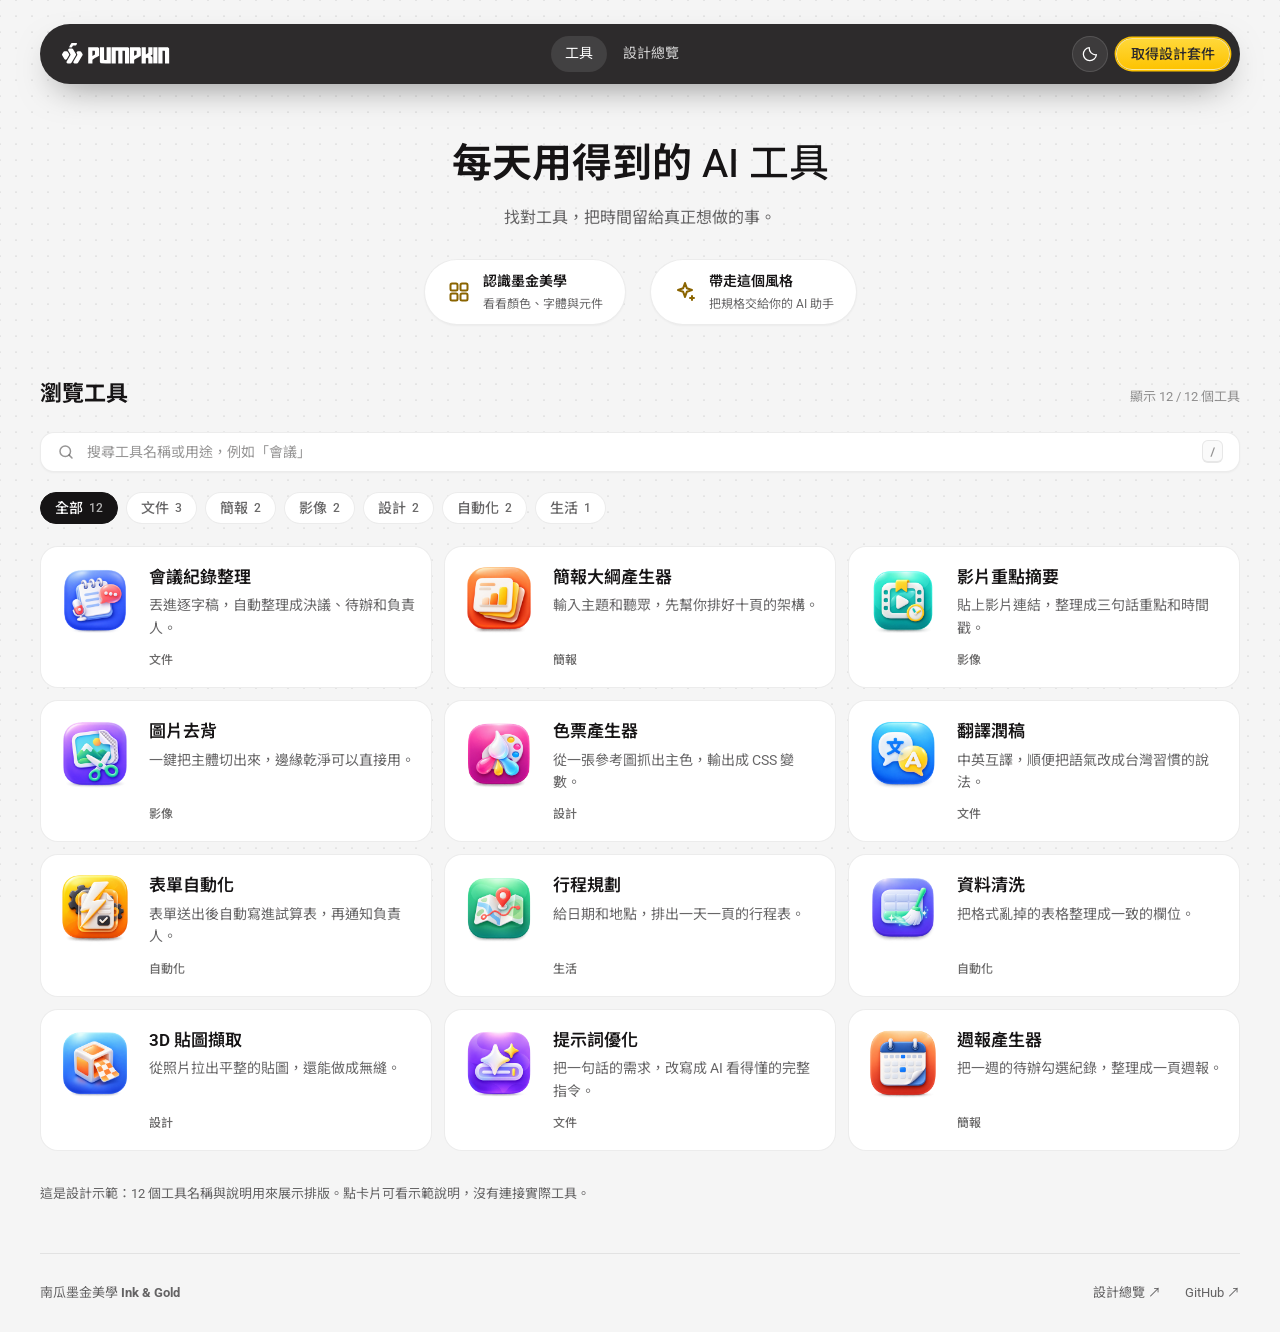
<file: assets/demo-directory.html>
<!doctype html>
<html lang="zh-Hant">
<head>
<meta charset="utf-8">
<meta name="viewport" content="width=device-width, initial-scale=1">
<title>範例 · 工具目錄頁｜南瓜墨金美學</title>
<link rel="icon" href="data:image/svg+xml,%3Csvg xmlns='http://www.w3.org/2000/svg' viewBox='0 0 32 32'%3E%3Crect width='32' height='32' rx='10' fill='%232D2B2C'/%3E%3Cpath d='M11 8h10v16l-5-3.6L11 24z' fill='%23FDC302'/%3E%3C/svg%3E">
<link rel="preconnect" href="https://fonts.googleapis.com">
<link rel="preconnect" href="https://fonts.gstatic.com" crossorigin>
<link href="https://fonts.googleapis.com/css2?family=Roboto:ital,wght@0,300;0,400;0,500;0,600;0,700;0,900;1,900&family=Roboto+Mono:wght@400;500&family=Noto+Sans+TC:wght@300;400;500;700;900&display=swap" rel="stylesheet">
<style>
/* ink-gold kit:start */
/* ==========================================================================
   🖋️ 南瓜墨金美學 Pumpkin Ink & Gold — CSS Kit v1.2
   用法：整段貼進 <style>，<body class="ig"> 就生效。
   中文頁面請寫 <html lang="zh-Hant">（標題字距會自動改成中文友善）。
   ========================================================================== */

:root {
  /* ── 墨 Ink：所有文字與主要動作。同一個墨色，靠「透明度」分層，不換色 ── */
  --ig-ink: #161415;                    /* 100% 標題、重要文字 */
  --ig-ink-muted: rgba(22, 20, 21, .65); /* 65% 內文、描述 */
  --ig-ink-soft: rgba(22, 20, 21, .45);  /* 45% 標籤、時間、計數 */
  --ig-ink-faint: rgba(22, 20, 21, .18); /* 18% hover 邊框、停用 */
  --ig-ink-hairline: rgba(22, 20, 21, .08); /* 8% 卡片髮絲線 */
  --ig-ink-wash: rgba(22, 20, 21, .04);  /* 4% 淡底 */

  /* ── 炭 Night：深色舞台（導覽列、收尾區塊、FAQ） ── */
  --ig-night: #2D2B2C;
  --ig-night-deep: #242223;
  --ig-night-hover: #292728;
  --ig-night-gradient: linear-gradient(135deg, #333233 0%, #242223 60%);
  --ig-on-night: #FFFFFF;
  --ig-on-night-muted: rgba(255, 255, 255, .68);
  --ig-on-night-soft: rgba(255, 255, 255, .45);
  --ig-night-line: rgba(255, 255, 255, .08);
  --ig-night-wash: rgba(255, 255, 255, .04);

  /* ── 紙 Paper：舞台底色 ── */
  --ig-paper: #F5F5F5;
  --ig-card: #FFFFFF;
  --ig-card-alt: #FAFAFA;
  --ig-dot: rgba(22, 20, 21, .10);
  --ig-dot-gap: 16px;

  /* ── 金 Gold：只畫重點（一個畫面一個主角） ── */
  --ig-gold: #FDC302;
  --ig-gold-light: #FFD83A;
  --ig-gold-soft: #FCD94A;   /* 焦點光圈、深底上的 hover 字 */
  --ig-gold-deep: #8A6400;   /* 淺底上的金色文字 */
  --ig-gold-wash: #FEF3C7;
  --ig-on-gold: #2D2B2C;     /* 金色上面的字：深炭，不是純黑 */
  --ig-gold-gradient: linear-gradient(to top, #FDC302 0%, #FFD83A 100%);

  /* ── 螢光點綴 Highlighter：只當「螢光筆底」用，少量 ── */
  --ig-mark-yellow: #FDE68A;
  --ig-mark-pink: #FDA4AF;
  --ig-mark-blue: #BAE6FD;

  /* ── 訊號與圖表 ── */
  --ig-success: #059669;
  --ig-danger: #DC2626;
  --ig-chart-1: #FDC302;
  --ig-chart-2: #4DA770;
  --ig-chart-3: #D97858;
  --ig-chart-4: #4D6BFE;
  --ig-chart-5: #615CED;

  /* ── 字體：英數走 Roboto，中文自動落到思源黑體／蘋方／正黑 ── */
  --ig-font-sans: "Roboto", "Noto Sans TC", "PingFang TC", "Microsoft JhengHei", -apple-system, BlinkMacSystemFont, "Segoe UI", sans-serif;
  --ig-font-mono: "Roboto Mono", "SF Mono", Menlo, Consolas, "Noto Sans TC", "PingFang TC", monospace;

  /* ── 圓角：18px 是招牌 ── */
  --ig-r-sm: 8px;
  --ig-r-md: 12px;
  --ig-r-input: 14px;
  --ig-r-card: 18px;
  --ig-r-lg: 22px;
  --ig-r-xl: 32px;
  --ig-r-pill: 999px;

  /* ── 陰影：平常幾乎沒有，靠髮絲線分層 ── */
  --ig-shadow-xs: 0 1px 2px rgba(0, 0, 0, .04);
  --ig-shadow-hover: 0 16px 32px -18px rgba(22, 20, 21, .22);
  --ig-shadow-float: 0 14px 36px -16px rgba(0, 0, 0, .55);
  --ig-shadow-stage: 0 40px 80px -44px rgba(0, 0, 0, .5), inset 0 1px 0 rgba(255, 255, 255, .06);
  --ig-ring-gold: 0 0 0 1.4px var(--ig-gold);
  --ig-glow-gold: 0 0 0 1.4px var(--ig-gold), 0 12px 26px -10px rgba(253, 195, 2, .55);
  --ig-focus: 0 0 0 3px rgba(252, 217, 74, .45);

  /* ── 動態：快、輕、不花俏 ── */
  --ig-fast: 120ms;
  --ig-base: 200ms;
  --ig-slow: 320ms;
  --ig-reveal: 620ms;
  --ig-ease: cubic-bezier(.4, 0, .2, 1);
  --ig-ease-emph: cubic-bezier(.2, 0, 0, 1);
  --ig-ease-spring: cubic-bezier(.34, 1.56, .64, 1);
  --ig-ease-reveal: cubic-bezier(.22, 1, .36, 1);

  /* ── 版寬 ── */
  --ig-w-narrow: 720px;
  --ig-w-base: 1100px;
  --ig-w-wide: 1280px;
  --ig-nav-h: 60px;
}

@media (prefers-reduced-motion: reduce) {
  :root { --ig-fast: 1ms; --ig-base: 1ms; --ig-slow: 1ms; --ig-reveal: 1ms; }
}

/* ── 夜間版（中控台、長時間盯螢幕、XR 介面） ── */
.ig[data-theme="night"] {
  --ig-paper: #1A1819;
  --ig-card: #242223;
  --ig-card-alt: #292728;
  --ig-ink: #F7F7F7;
  --ig-ink-muted: rgba(247, 247, 247, .68);
  --ig-ink-soft: rgba(247, 247, 247, .45);
  --ig-ink-faint: rgba(247, 247, 247, .20);
  --ig-ink-hairline: rgba(247, 247, 247, .08);
  --ig-ink-wash: rgba(247, 247, 247, .04);
  --ig-dot: rgba(255, 255, 255, .06);
  --ig-gold-deep: #FCD94A;
  --ig-shadow-hover: 0 16px 32px -18px rgba(0, 0, 0, .7);
}

/* ==========================================================================
   基礎
   ========================================================================== */
:where(.ig), :where(.ig) *, :where(.ig) *::before, :where(.ig) *::after { box-sizing: border-box; }

body.ig, .ig-page {
  margin: 0;
  font-family: var(--ig-font-sans);
  font-size: 16px;
  line-height: 1.7;
  color: var(--ig-ink);
  background-color: var(--ig-paper);
  background-image: radial-gradient(var(--ig-dot) 1px, transparent 1.3px);
  background-size: var(--ig-dot-gap) var(--ig-dot-gap);
  -webkit-font-smoothing: antialiased;
  text-rendering: optimizeLegibility;
}

/* 基礎元素規則用 :where() 降到最低權重，元件自己的顏色才不會被蓋掉 */
:where(.ig) :where(h1, h2, h3, h4) { margin: 0; color: inherit; font-weight: 600; line-height: 1.2; letter-spacing: -.02em; }
:where(.ig) p { margin: 0; }
:where(.ig) a { color: inherit; text-decoration: none; }
:where(.ig) svg { flex-shrink: 0; }
:where(.ig) :focus-visible { outline: none; box-shadow: var(--ig-focus); border-radius: var(--ig-r-sm); }
:where(.ig) ::selection { background: var(--ig-mark-yellow); color: var(--ig-ink); }

/* 中文：負字距會把中文擠在一起，改回 0 */
:where(html[lang^="zh"]) :where(.ig) :where(h1, h2, h3, h4),
html[lang^="zh"] .ig-display, html[lang^="zh"] .ig-h1, html[lang^="zh"] .ig-h2 { letter-spacing: 0; }

.ig-container { width: 100%; max-width: var(--ig-w-base); margin: 0 auto; padding: 0 24px; }
.ig-container--wide { max-width: var(--ig-w-wide); }
.ig-container--narrow { max-width: var(--ig-w-narrow); }
.ig-section { padding: 96px 0; }
.ig-center { text-align: center; }

/* ==========================================================================
   字級
   ========================================================================== */
/* 招牌大標：粗黑一行＋細體一行。英文粗的那行可以斜，中文不斜 */
.ig-display { font-size: clamp(38px, 5.4vw, 62px); line-height: 1.1; letter-spacing: -.03em; margin: 0; }
html[lang^="zh"] .ig-display { line-height: 1.22; }
.ig-display__strong { display: block; font-weight: 900; }
.ig-display__strong em { font-style: italic; }            /* 只把英文/數字包 <em> */
.ig-display__light { display: block; font-weight: 300; }

.ig-h1 { font-size: clamp(30px, 3.4vw, 40px); font-weight: 600; line-height: 1.15; letter-spacing: -.02em; }
.ig-h2 { font-size: clamp(26px, 3vw, 36px); font-weight: 600; line-height: 1.2; letter-spacing: -.02em; }
.ig-h3 { font-size: 20px; font-weight: 600; line-height: 1.35; }
.ig-lead { font-size: 17px; line-height: 1.75; color: var(--ig-ink-muted); max-width: 36em; }
.ig-body { font-size: 16px; line-height: 1.75; color: var(--ig-ink-muted); }
.ig-small { font-size: 14px; line-height: 1.6; color: var(--ig-ink-muted); }
.ig-meta { font-size: 13px; color: var(--ig-ink-soft); }
.ig-center .ig-lead { margin-left: auto; margin-right: auto; }

/* 眉標：等寬字、全大寫、字距拉開——「系統標籤」的味道 */
.ig-eyebrow { font-family: var(--ig-font-mono); font-size: 12px; font-weight: 500; letter-spacing: .14em; text-transform: uppercase; color: var(--ig-ink-soft); }
/* 數據：等寬字 */
.ig-num { font-family: var(--ig-font-mono); font-weight: 500; letter-spacing: -.01em; font-variant-numeric: tabular-nums; }

/* 螢光筆重點（中文強調首選） */
.ig-mark { background: linear-gradient(transparent 58%, var(--ig-mark-yellow) 58%, var(--ig-mark-yellow) 92%, transparent 92%); padding: 0 .08em; }
.ig-mark--pink { background: linear-gradient(transparent 58%, var(--ig-mark-pink) 58%, var(--ig-mark-pink) 92%, transparent 92%); }
.ig-mark--blue { background: linear-gradient(transparent 58%, var(--ig-mark-blue) 58%, var(--ig-mark-blue) 92%, transparent 92%); }
.ig-gold-text { color: var(--ig-gold-deep); }

/* ==========================================================================
   按鈕
   ========================================================================== */
.ig-btn {
  display: inline-flex; align-items: center; justify-content: center; gap: 8px;
  height: 44px; padding: 0 20px; border-radius: var(--ig-r-pill);
  font: 600 15px/1 var(--ig-font-sans); white-space: nowrap; cursor: pointer;
  border: 1px solid transparent; text-decoration: none;
  transition: transform var(--ig-base) var(--ig-ease), box-shadow var(--ig-base) var(--ig-ease),
              background-color var(--ig-fast) var(--ig-ease), border-color var(--ig-fast) var(--ig-ease), color var(--ig-fast) var(--ig-ease);
}
.ig-btn svg { width: 16px; height: 16px; }
.ig-btn:hover { transform: translateY(-1px); }
.ig-btn:active { transform: translateY(0) scale(.98); }

/* 金：一個畫面只放一顆 */
.ig-btn--gold { background: var(--ig-gold-gradient); color: var(--ig-on-gold); border-color: rgba(255, 255, 255, .5); box-shadow: var(--ig-ring-gold); }
.ig-btn--gold:hover { box-shadow: var(--ig-glow-gold); }
/* 墨：次要主動作 */
.ig-btn--ink { background: var(--ig-night); color: #fff; }
.ig-btn--ink:hover { background: var(--ig-ink); }
/* 白：一般動作 */
.ig-btn--ghost { background: var(--ig-card); color: var(--ig-ink); border-color: var(--ig-ink-hairline); box-shadow: var(--ig-shadow-xs); }
.ig-btn--ghost:hover { border-color: var(--ig-ink-faint); }
/* 框：深色舞台上的次要動作 */
.ig-btn--line { background: transparent; color: var(--ig-on-night); border-color: rgba(255, 255, 255, .18); }
.ig-btn--line:hover { background: var(--ig-night-wash); border-color: rgba(255, 255, 255, .32); }
.ig-btn--sm { height: 32px; padding: 0 14px; font-size: 14px; font-weight: 500; }
.ig-btn--lg { height: 52px; padding: 0 26px; font-size: 16px; }
.ig-btn--block { width: 100%; }

/* 文字連結：hover 時出現金色底線 */
.ig-link { display: inline-flex; align-items: center; gap: 6px; font-weight: 600; color: var(--ig-ink); text-decoration: underline; text-decoration-color: var(--ig-ink-faint); text-underline-offset: 4px; text-decoration-thickness: 1.5px; transition: text-decoration-color var(--ig-fast) var(--ig-ease); }
.ig-link:hover { text-decoration-color: var(--ig-gold); }
.ig-link svg { width: 16px; height: 16px; }

/* 方形圖示鈕 */
.ig-icon-btn { display: inline-grid; place-items: center; width: 40px; height: 40px; border-radius: var(--ig-r-md); border: 1px solid transparent; cursor: pointer; transition: transform var(--ig-base) var(--ig-ease), background-color var(--ig-fast) var(--ig-ease); }
.ig-icon-btn svg { width: 18px; height: 18px; }
.ig-icon-btn:hover { transform: translateY(-1px); }
.ig-icon-btn--gold { background: var(--ig-gold-gradient); color: var(--ig-on-gold); box-shadow: var(--ig-ring-gold); }
.ig-icon-btn--night { background: var(--ig-night); color: #fff; }
.ig-icon-btn--wash { background: var(--ig-card); color: var(--ig-ink-muted); border-color: var(--ig-ink-hairline); }
.ig-icon-btn--danger { background: #FEF2F2; color: var(--ig-danger); border-color: rgba(220, 38, 38, .15); }

/* ==========================================================================
   膠囊、標籤、徽章
   ========================================================================== */
/* 篩選膠囊（附計數） */
.ig-pills { display: flex; flex-wrap: wrap; gap: 8px; }
.ig-pill { display: inline-flex; align-items: center; gap: 6px; height: 32px; padding: 0 14px; border-radius: var(--ig-r-pill); background: var(--ig-card); border: 1px solid var(--ig-ink-hairline); color: var(--ig-ink-muted); font: 500 14px/1 var(--ig-font-sans); cursor: pointer; transition: background-color var(--ig-fast) var(--ig-ease), border-color var(--ig-fast) var(--ig-ease), color var(--ig-fast) var(--ig-ease); }
.ig-pill:hover { border-color: var(--ig-ink-faint); color: var(--ig-ink); }
.ig-pill__n { font-size: 12px; color: var(--ig-ink-faint); font-variant-numeric: tabular-nums; }
.ig-pill.is-active { background: var(--ig-ink); border-color: var(--ig-ink); color: #fff; }
.ig-pill.is-active .ig-pill__n { color: rgba(255, 255, 255, .5); }

/* 主題晶片（等寬字＋小圖示） */
.ig-chip { display: inline-flex; align-items: center; gap: 6px; height: 32px; padding: 0 12px; border-radius: var(--ig-r-pill); background: var(--ig-card); border: 1px solid var(--ig-ink-hairline); font: 400 13px/1 var(--ig-font-mono); color: var(--ig-ink); }
.ig-chip svg { width: 14px; height: 14px; }

/* 小標籤（卡片底部分類） */
.ig-tag { display: inline-flex; align-items: center; height: 22px; padding: 0 10px; border-radius: var(--ig-r-pill); background: var(--ig-ink-wash); color: var(--ig-ink-soft); font: 500 12px/1 var(--ig-font-sans); }
/* 區段小徽章（例如「精選」「為什麼」） */
.ig-kicker { display: inline-flex; align-items: center; gap: 6px; height: 26px; padding: 0 12px; border-radius: var(--ig-r-pill); background: var(--ig-card); border: 1px solid var(--ig-ink-hairline); font: 500 12px/1 var(--ig-font-sans); color: var(--ig-ink-muted); }
.ig-badge { display: inline-flex; align-items: center; height: 22px; padding: 0 9px; border-radius: var(--ig-r-pill); background: var(--ig-ink); color: #fff; font: 600 12px/1 var(--ig-font-sans); }
.ig-badge--gold { background: var(--ig-gold); color: var(--ig-on-gold); }
.ig-live { display: inline-block; width: 6px; height: 6px; border-radius: 50%; background: var(--ig-gold); box-shadow: 0 0 8px rgba(253, 195, 2, .7); }

/* ==========================================================================
   卡片
   ========================================================================== */
.ig-card { position: relative; background: var(--ig-card); border: 1px solid var(--ig-ink-hairline); border-radius: var(--ig-r-card); padding: 24px; }
.ig-card--link { display: block; transition: transform var(--ig-base) var(--ig-ease), box-shadow var(--ig-base) var(--ig-ease), border-color var(--ig-base) var(--ig-ease); }
.ig-card--link:hover { transform: translateY(-2px); border-color: var(--ig-ink-faint); box-shadow: var(--ig-shadow-hover); }

.ig-grid { display: grid; gap: 14px; grid-template-columns: repeat(auto-fill, minmax(min(100%, 320px), 1fr)); }
.ig-grid--2 { grid-template-columns: repeat(auto-fit, minmax(min(100%, 420px), 1fr)); }
.ig-grid--4 { grid-template-columns: repeat(auto-fit, minmax(min(100%, 220px), 1fr)); }

/* 工具卡（橫式：左 Logo 方塊＋右文字） */
.ig-tool { display: flex; gap: 16px; padding: 16px; }
.ig-tool__logo { width: 72px; height: 72px; flex: 0 0 72px; display: grid; place-items: center; border-radius: var(--ig-r-md); background: var(--ig-card); border: 1px solid var(--ig-ink-hairline); box-shadow: var(--ig-shadow-xs); color: var(--ig-ink); }
.ig-tool__logo svg { width: 30px; height: 30px; }
.ig-tool__body { min-width: 0; flex: 1; }
.ig-tool__title { display: flex; align-items: center; gap: 6px; margin: 2px 0 4px; font-size: 17px; font-weight: 600; line-height: 1.4; color: var(--ig-ink); white-space: nowrap; overflow: hidden; text-overflow: ellipsis; }
.ig-tool__desc { font-size: 14px; line-height: 1.55; color: var(--ig-ink-muted); display: -webkit-box; -webkit-line-clamp: 2; -webkit-box-orient: vertical; overflow: hidden; min-height: 3.1em; }
.ig-tool__foot { margin-top: 10px; display: flex; gap: 6px; flex-wrap: wrap; }
.ig-tool__arrow { position: absolute; top: 16px; right: 16px; width: 16px; height: 16px; color: var(--ig-ink-faint); transition: color var(--ig-fast) var(--ig-ease), transform var(--ig-base) var(--ig-ease); }
.ig-card--link:hover .ig-tool__arrow { color: var(--ig-ink); transform: translate(2px, -2px); }

/* 數據卡 */
.ig-stat { display: flex; align-items: center; gap: 14px; padding: 16px 20px; }
.ig-stat svg { width: 20px; height: 20px; color: var(--ig-ink-soft); }
.ig-stat__n { font-family: var(--ig-font-mono); font-size: 22px; font-weight: 500; line-height: 1.1; color: var(--ig-ink); }
.ig-stat__l { font-size: 13px; color: var(--ig-ink-soft); }

/* 便當格（上插圖＋下文字） */
.ig-tile { overflow: hidden; padding: 0; }
.ig-tile__art { height: 180px; display: grid; place-items: center; border-bottom: 1px solid var(--ig-ink-hairline);
  background-color: var(--ig-card-alt);
  background-image: linear-gradient(var(--ig-ink-hairline) 1px, transparent 1px), linear-gradient(90deg, var(--ig-ink-hairline) 1px, transparent 1px);
  background-size: 44px 44px; background-position: -1px -1px; }
.ig-tile__body { padding: 20px 22px 24px; }
.ig-tile--dark { background: var(--ig-night-deep); border-color: var(--ig-night-deep); }
.ig-tile--dark .ig-tile__art { background-color: var(--ig-night); border-color: var(--ig-night-line); background-image: linear-gradient(var(--ig-night-line) 1px, transparent 1px), linear-gradient(90deg, var(--ig-night-line) 1px, transparent 1px); }
.ig-tile--dark h3 { color: #fff; }
.ig-tile--dark .ig-small { color: var(--ig-on-night-muted); }

/* ==========================================================================
   表單
   ========================================================================== */
.ig-search { display: flex; align-items: center; gap: 10px; height: 52px; padding: 0 16px; border-radius: var(--ig-r-input); background: var(--ig-card); border: 1px solid var(--ig-ink-hairline); box-shadow: var(--ig-shadow-xs); transition: border-color var(--ig-fast) var(--ig-ease), box-shadow var(--ig-fast) var(--ig-ease); }
.ig-search:focus-within { border-color: var(--ig-gold-soft); box-shadow: var(--ig-focus); }
.ig-search svg { width: 18px; height: 18px; color: var(--ig-ink-soft); }
.ig-search input { flex: 1; min-width: 0; border: 0; outline: 0; background: transparent; font: 400 16px/1 var(--ig-font-sans); color: var(--ig-ink); }
.ig-search input::placeholder { color: var(--ig-ink-soft); }
.ig-kbd { font: 500 12px/1 var(--ig-font-mono); color: var(--ig-ink-soft); border: 1px solid var(--ig-ink-hairline); border-bottom-width: 2px; border-radius: 6px; padding: 4px 6px; background: var(--ig-card-alt); }

.ig-input { width: 100%; height: 44px; padding: 0 14px; border-radius: var(--ig-r-md); background: var(--ig-card); border: 1px solid var(--ig-ink-hairline); font: 400 15px/1 var(--ig-font-sans); color: var(--ig-ink); outline: 0; }
.ig-input:focus { border-color: var(--ig-gold-soft); box-shadow: var(--ig-focus); }
.ig-stage .ig-input { background: var(--ig-night-wash); border-color: rgba(255, 255, 255, .12); color: #fff; }
.ig-stage .ig-input::placeholder { color: var(--ig-on-night-soft); }

/* 進度條 */
.ig-progress { height: 6px; border-radius: var(--ig-r-pill); background: var(--ig-ink-wash); overflow: hidden; }
.ig-progress > i { display: block; height: 100%; border-radius: inherit; background: var(--ig-gold); }
.ig-progress--ink > i { background: var(--ig-night); }
.ig-progress--blue > i { background: var(--ig-chart-4); }

/* ==========================================================================
   導覽列（深炭浮動膠囊）
   ========================================================================== */
.ig-nav { position: sticky; top: 16px; z-index: 20; display: flex; align-items: center; gap: 8px; height: var(--ig-nav-h); margin: 16px auto 0; padding: 0 10px 0 20px; max-width: var(--ig-w-wide); border-radius: var(--ig-r-pill); background: var(--ig-night); box-shadow: var(--ig-shadow-float); color: #fff; }
.ig-nav__brand { display: inline-flex; align-items: center; gap: 10px; font-weight: 700; font-size: 15px; color: #fff; margin-right: auto; }
.ig-nav__links { display: flex; gap: 2px; }
.ig-nav__link { display: inline-flex; align-items: center; gap: 6px; height: 36px; padding: 0 14px; border-radius: var(--ig-r-pill); font-size: 14px; color: rgba(247, 247, 247, .82); transition: background-color var(--ig-fast) var(--ig-ease), color var(--ig-fast) var(--ig-ease); }
.ig-nav__link:hover { background: rgba(255, 255, 255, .08); color: #fff; }
.ig-nav__link.is-active { background: rgba(255, 255, 255, .10); color: #fff; }
.ig-nav__right { margin-left: auto; display: flex; align-items: center; gap: 8px; }
@media (max-width: 860px) { .ig-nav__links { display: none; } }

/* ==========================================================================
   深色舞台（收尾、重點段落、FAQ）
   ========================================================================== */
.ig-stage { position: relative; background: var(--ig-night-gradient); color: var(--ig-on-night); border-radius: var(--ig-r-xl); padding: clamp(28px, 5vw, 64px); box-shadow: var(--ig-shadow-stage); overflow: hidden; }
.ig-stage h1, .ig-stage h2, .ig-stage h3 { color: #fff; }
.ig-stage .ig-eyebrow { color: var(--ig-on-night-soft); }
.ig-stage .ig-lead, .ig-stage .ig-body, .ig-stage .ig-small { color: var(--ig-on-night-muted); }
.ig-stage .ig-meta { color: var(--ig-on-night-soft); }
.ig-stage-card { background: var(--ig-night-wash); border: 1px solid var(--ig-night-line); border-radius: var(--ig-r-card); padding: 18px; }

/* 勾選清單 */
.ig-checks { list-style: none; margin: 0; padding: 0; display: grid; gap: 10px; }
.ig-checks li { display: flex; gap: 10px; align-items: flex-start; font-size: 15px; line-height: 1.6; }
.ig-checks svg { width: 18px; height: 18px; margin-top: 3px; color: var(--ig-gold); }
.ig-compare { display: grid; gap: 8px; }
.ig-compare .no { display: flex; gap: 10px; color: var(--ig-ink-muted); font-size: 15px; }
.ig-compare .yes { display: flex; gap: 10px; color: var(--ig-ink); font-size: 15px; font-weight: 600; }
.ig-compare .no svg { color: var(--ig-danger); width: 18px; height: 18px; margin-top: 3px; }
.ig-compare .yes svg { color: var(--ig-success); width: 18px; height: 18px; margin-top: 3px; }

/* 手風琴（FAQ） */
.ig-acc { display: grid; gap: 10px; }
.ig-acc details { background: var(--ig-night-wash); border: 1px solid var(--ig-night-line); border-radius: var(--ig-r-input); }
.ig-acc summary { list-style: none; cursor: pointer; display: flex; align-items: center; justify-content: space-between; gap: 12px; padding: 14px 18px; font-size: 15px; font-weight: 500; color: #fff; }
.ig-acc summary::-webkit-details-marker { display: none; }
.ig-acc summary::after { content: ""; width: 8px; height: 8px; border-right: 1.6px solid currentColor; border-bottom: 1.6px solid currentColor; transform: rotate(45deg); opacity: .6; transition: transform var(--ig-base) var(--ig-ease); }
.ig-acc details[open] summary::after { transform: rotate(225deg); }
.ig-acc details p { padding: 0 18px 16px; color: var(--ig-on-night-muted); font-size: 15px; line-height: 1.75; }

/* 頁尾 */
.ig-footer { margin-top: 96px; background: var(--ig-paper); border-top: 1px solid var(--ig-ink-hairline); padding: 48px 0 28px; font-size: 14px; }
.ig-footer h4 { font-size: 14px; font-weight: 600; margin-bottom: 12px; }
.ig-footer a { display: block; color: var(--ig-ink-muted); padding: 4px 0; }
.ig-footer a:hover { color: var(--ig-ink); }

/* 進場動畫（加 .is-in 觸發） */
.ig-reveal { opacity: 0; transform: translateY(14px); transition: opacity var(--ig-reveal) var(--ig-ease-reveal), transform var(--ig-reveal) var(--ig-ease-reveal); }
.ig-reveal.is-in { opacity: 1; transform: none; }

@media (max-width: 640px) {
  .ig-container { padding: 0 16px; }
  .ig-section { padding: 64px 0; }
  .ig-nav { margin: 12px 12px 0; }
  .ig-tool__logo { width: 56px; height: 56px; flex-basis: 56px; }
}

/* 1.1 · Directory profile — exact content width, quieter hierarchy */
:root{--ig-w-directory:1200px;--ig-grid-gap:12px;--ig-logo-size:76px;--ig-label-readable:rgba(22,20,21,.64);--ig-focus-ink:rgba(22,20,21,.8);--ig-dot-quiet:rgba(22,20,21,.055)}
html:has(body.ig),body.ig{overflow-x:clip}
body.ig.ig-directory{background-image:radial-gradient(var(--ig-dot-quiet) .7px,transparent 1px)}
.ig-directory .ig-container{max-width:1248px;padding:0 24px}
.ig-directory .ig-nav{width:calc(100% - 48px);max-width:var(--ig-w-directory);top:24px;margin:24px auto 0}
.ig-directory .ig-grid{grid-template-columns:repeat(3,minmax(0,1fr));gap:var(--ig-grid-gap)}
.ig-directory .ig-tool__logo{width:var(--ig-logo-size);height:var(--ig-logo-size);flex-basis:var(--ig-logo-size)}
.ig-directory .ig-tool__logo svg{width:40px;height:40px}
.ig-directory .ig-tool__title{display:block;padding-right:12px;line-height:1.5}
.ig-directory .ig-tool__desc{line-height:1.6;min-height:3.2em}
.ig-directory .ig-tool__foot{margin-top:10px}
.ig-directory .ig-tool__foot .ig-tag{padding:0;background:transparent;font-size:12px;color:var(--ig-label-readable)}
.ig-directory .ig-card--link:hover{transform:translateY(-1px)}
.ig-directory .ig-pill__n{color:var(--ig-label-readable)}
.ig-directory .ig-pill.is-active .ig-pill__n{color:var(--ig-on-night-muted)}
.ig-directory .ig-tool__arrow{opacity:0}
.ig-directory .ig-tool:hover .ig-tool__arrow,.ig-directory .ig-tool:focus-visible .ig-tool__arrow{opacity:1}
.ig-directory .ig-tool__logo[data-tone="文件"]{color:var(--ig-chart-3)}
.ig-directory .ig-tool__logo[data-tone="設計"]{color:var(--ig-chart-4)}
.ig-directory .ig-tool__logo[data-tone="影像"]{color:var(--ig-chart-5)}
.ig-directory .ig-tool__logo[data-tone="自動化"]{color:var(--ig-chart-2)}
.ig-directory .ig-tool__logo[data-tone="生活"]{color:var(--ig-gold-deep)}
.ig-directory :focus-visible{outline:2px solid var(--ig-focus-ink);outline-offset:3px;box-shadow:var(--ig-focus)}
.ig[data-theme="night"]{--ig-label-readable:rgba(247,247,247,.65);--ig-focus-ink:rgba(255,255,255,.8)}
@media(max-width:1023px){.ig-directory .ig-grid{grid-template-columns:repeat(2,minmax(0,1fr))}}
@media(max-width:640px){.ig-directory .ig-grid{grid-template-columns:minmax(0,1fr)}.ig-directory .ig-container{padding:0 16px}.ig-directory .ig-nav{width:calc(100% - 24px);top:12px;margin-top:12px}.ig-directory .ig-tool__logo{width:64px;height:64px;flex-basis:64px}}
@media(prefers-reduced-motion:reduce){.ig-card--link:hover,.ig-btn:hover,.ig-tool__arrow{transform:none!important}}


/* 1.2 · interactive dots, optical icon system, complete day / night surfaces */
body.ig.ig-has-dotfield{position:relative;isolation:isolate;background-image:none}
.ig-dotfield{position:fixed;inset:0;pointer-events:none;z-index:-1;display:block}
.ig{--ig-label-readable:rgba(22,20,21,.64);color-scheme:light}
.ig[data-theme="night"]{--ig-label-readable:rgba(247,247,247,.68);--ig-focus-ink:#FCD94A;--ig-gold-wash:#483D20;color-scheme:dark}
.ig[data-theme="night"] .ig-pill.is-active,.ig[data-theme="night"] .ig-badge{background:#F7F7F7;border-color:#F7F7F7;color:#242223}
.ig[data-theme="night"] .ig-pill.is-active .ig-pill__n{color:#5D595B}
.ig[data-theme="night"] .ig-btn--ink{background:#F7F7F7;color:#242223}
.ig-theme-toggle{display:inline-grid;place-items:center;flex:none;width:36px;height:36px;padding:0;border:1px solid var(--ig-ink-hairline);border-radius:999px;background:var(--ig-card);color:var(--ig-ink);cursor:pointer}
.ig-theme-toggle svg{width:18px;height:18px}
.ig-theme-toggle:hover{border-color:var(--ig-ink-faint)}
.ig-nav .ig-theme-toggle{background:rgba(255,255,255,.08);border-color:rgba(255,255,255,.12);color:#fff}
.ig-brand-logo{display:block;width:112px;height:auto;flex:none}
.ig-nav .ig-brand-logo,.mini-nav .ig-brand-logo,.ig[data-theme="night"] .head>.ig-brand-logo{filter:invert(1)}
.ig-tool__logo:has(img){overflow:hidden;border:0;box-shadow:none;background:transparent}
.ig-tool__logo img{display:block;width:100%;height:100%;object-fit:contain}
.ig-directory .ig-tool__logo:has(img){border-radius:16px}
.ig[data-theme="night"] .ig-tool__logo img{filter:brightness(.9)}
.ig[data-theme="night"] .accents button{color:#161415}
.ig[data-theme="night"] .ig-highlight{color:#161415}
.ig[data-theme="night"] .cell__font,.ig[data-theme="night"] .spec__note{color:var(--ig-label-readable)}
@media(max-width:640px){.ig-nav .ig-brand-logo{width:92px}.ig-nav__right{gap:6px}.ig-nav__right>.ig-btn{padding:0 10px;font-size:12px}.ig-nav{padding-left:14px}.head .ig-brand-logo{width:100px}.head__links{margin-left:0}}

/* ink-gold kit:end */

/* ── 本頁專用 ── */
.hero { display: grid; grid-template-columns: 1.05fr 1fr; gap: 40px; align-items: center; padding: 72px 0 56px; }
@media (max-width: 900px) { .hero { grid-template-columns: 1fr; padding-top: 48px; } }
.hero .ig-display { margin: 18px 0 20px; }
.hero__cta { display: flex; gap: 10px; flex-wrap: wrap; margin-top: 28px; }

/* 樞紐插圖：中央深色方塊＋漂浮圖示方塊＋金色細線 */
.hub { position: relative; aspect-ratio: 1.1; max-width: 520px; margin: 0 auto; width: 100%; }
.hub svg.lines { position: absolute; inset: 0; width: 100%; height: 100%; }
.hub__core { position: absolute; left: 50%; top: 50%; width: 118px; height: 118px; transform: translate(-50%, -50%); border-radius: 30px; background: var(--ig-night-gradient); box-shadow: var(--ig-shadow-stage), 0 0 0 8px rgba(255,255,255,.7); display: grid; place-items: center; }
.hub__core svg { width: 52px; height: 52px; }
.float { position: absolute; width: 74px; height: 74px; border-radius: 20px; display: grid; place-items: center; background: #fff; border: 1px solid var(--ig-ink-hairline);
  box-shadow: inset 0 1px 0 rgba(255,255,255,.9), 0 18px 30px -18px rgba(22,20,21,.35), 0 3px 0 rgba(22,20,21,.06);
  animation: bob 6s var(--ig-ease) infinite alternate; }
.float svg { width: 30px; height: 30px; }
.float--gold { background: linear-gradient(160deg, #FFE27A, #FDC302); color: var(--ig-on-gold); border-color: rgba(255,255,255,.6); }
.float--blue { background: linear-gradient(160deg, #DDF2FE, #BAE6FD); color: #1E3A8A; }
.float--pink { background: linear-gradient(160deg, #FFE0E5, #FDA4AF); color: #7F1D1D; }
.float--ink  { background: linear-gradient(160deg, #3A3839, #242223); color: #fff; border-color: #242223; }
@keyframes bob { from { translate: 0 0; } to { translate: 0 -10px; } }
@media (prefers-reduced-motion: reduce) { .float { animation: none; } }

.stats { display: grid; grid-template-columns: repeat(4, 1fr); gap: 12px; }
@media (max-width: 900px) { .stats { grid-template-columns: repeat(2, 1fr); } }

.dir-head { display: flex; align-items: flex-end; justify-content: space-between; gap: 16px; flex-wrap: wrap; margin-bottom: 18px; }
.dir-tools { display: grid; gap: 14px; margin-bottom: 22px; }
.empty { display: none; padding: 48px; text-align: center; color: var(--ig-ink-soft); }

.split { display: grid; grid-template-columns: 1fr 1fr; gap: 28px; align-items: center; }
@media (max-width: 860px) { .split { grid-template-columns: 1fr; } }

.directory-intro{text-align:center;padding:54px 0 56px}.directory-intro h1{font-size:40px;font-weight:650;line-height:1.3;overflow-wrap:anywhere}.directory-intro h1 span{font-weight:450}.directory-intro>p{font-size:16px;color:var(--ig-ink-muted);margin:14px auto 28px}.intro-actions{display:flex;justify-content:center;gap:24px}.intro-actions a{display:flex;text-align:left;align-items:center;gap:12px;padding:10px 22px;border:1px solid var(--ig-ink-hairline);background:var(--ig-card);border-radius:999px;box-shadow:var(--ig-shadow-xs)}.intro-actions svg{width:24px;height:24px;color:var(--ig-gold-deep)}.intro-actions b{display:block;font-size:14px;font-weight:600}.intro-actions small{display:block;font-size:12px;color:var(--ig-ink-muted)}#tools{padding:0!important}.directory-heading{font-size:22px;font-weight:700}.dir-head{margin-bottom:24px}.dir-tools{display:flex;flex-direction:column;gap:20px}.dir-tools .ig-search{height:40px;max-width:100%!important}.dir-tools .ig-search input{font-size:14px}.ig-tool{min-height:140px}.demo-note{font-size:13px;color:var(--ig-ink-muted);margin:32px 0 0!important}.directory-footer{max-width:1200px;margin:48px auto 0;padding:28px 0;display:flex;gap:24px;border-top:1px solid var(--ig-ink-hairline);font-size:13px;color:var(--ig-ink-muted)}.directory-footer span{margin-right:auto}.directory-footer a{white-space:nowrap}dialog{background:var(--ig-card);color:var(--ig-ink);border:1px solid var(--ig-ink-hairline);border-radius:18px;padding:32px;max-width:520px;width:calc(100% - 32px);box-shadow:var(--ig-shadow-stage)}dialog::backdrop{background:var(--ig-ink-faint)}dialog h2{font-size:26px;margin:16px 0}dialog p{margin:12px 0!important}dialog .ig-btn{margin-top:12px}#close-detail{position:absolute;right:12px;top:10px;border:0;background:transparent;font-size:24px;cursor:pointer;color:var(--ig-ink)}
@media(max-width:640px){.directory-intro{padding:38px 0}.directory-intro h1{font-size:30px}.intro-actions{flex-direction:column;align-items:center;gap:10px}.intro-actions a{width:260px}.directory-footer{margin:32px 16px 0;flex-wrap:wrap;gap:16px}.directory-footer span{flex-basis:100%}.ig-tool{gap:14px}.ig-tool__title{font-size:16px}.dir-head{align-items:flex-start;flex-direction:column;gap:8px}}

</style>
</head>
<body class="ig ig-directory">

<svg width="0" height="0" style="position:absolute" aria-hidden="true">
  <defs><linearGradient id="gold" x1="0" y1="1" x2="0" y2="0"><stop offset="0" stop-color="#FDC302"/><stop offset="1" stop-color="#FFD83A"/></linearGradient></defs>
  <symbol id="i-search" viewBox="0 0 24 24" fill="none" stroke="currentColor" stroke-width="2" stroke-linecap="round" stroke-linejoin="round"><circle cx="11" cy="11" r="7"/><path d="m20 20-3.8-3.8"/></symbol>
  <symbol id="i-arrow" viewBox="0 0 24 24" fill="none" stroke="currentColor" stroke-width="2" stroke-linecap="round" stroke-linejoin="round"><path d="M7 17 17 7M8 7h9v9"/></symbol>
  <symbol id="i-right" viewBox="0 0 24 24" fill="none" stroke="currentColor" stroke-width="2" stroke-linecap="round" stroke-linejoin="round"><path d="M5 12h14M13 6l6 6-6 6"/></symbol>
  <symbol id="i-check" viewBox="0 0 24 24" fill="none" stroke="currentColor" stroke-width="2.2" stroke-linecap="round" stroke-linejoin="round"><path d="m5 12.5 4.5 4.5L19 7.5"/></symbol>
  <symbol id="i-x" viewBox="0 0 24 24" fill="none" stroke="currentColor" stroke-width="2.2" stroke-linecap="round" stroke-linejoin="round"><path d="M6 6l12 12M18 6 6 18"/></symbol>
  <symbol id="i-mic" viewBox="0 0 24 24" fill="none" stroke="currentColor" stroke-width="2" stroke-linecap="round" stroke-linejoin="round"><rect x="9" y="3" width="6" height="11" rx="3"/><path d="M5 11a7 7 0 0 0 14 0M12 18v3"/></symbol>
  <symbol id="i-layers" viewBox="0 0 24 24" fill="none" stroke="currentColor" stroke-width="2" stroke-linecap="round" stroke-linejoin="round"><path d="M12 3 2 8l10 5 10-5zM2 13l10 5 10-5"/></symbol>
  <symbol id="i-play" viewBox="0 0 24 24" fill="none" stroke="currentColor" stroke-width="2" stroke-linecap="round" stroke-linejoin="round"><rect x="3" y="5" width="18" height="14" rx="3"/><path d="m10 9 5 3-5 3z"/></symbol>
  <symbol id="i-image" viewBox="0 0 24 24" fill="none" stroke="currentColor" stroke-width="2" stroke-linecap="round" stroke-linejoin="round"><rect x="3" y="4" width="18" height="16" rx="2.5"/><circle cx="9" cy="10" r="2"/><path d="m21 16-5-5-9 9"/></symbol>
  <symbol id="i-drop" viewBox="0 0 24 24" fill="none" stroke="currentColor" stroke-width="2" stroke-linecap="round" stroke-linejoin="round"><path d="M12 3s6 6.3 6 11a6 6 0 0 1-12 0c0-4.7 6-11 6-11z"/></symbol>
  <symbol id="i-lang" viewBox="0 0 24 24" fill="none" stroke="currentColor" stroke-width="2" stroke-linecap="round" stroke-linejoin="round"><path d="M3 5h10M8 3v2M5.5 5c.8 3.6 3.2 6.4 6.5 7.6M10.5 5c-.8 3.8-3.4 6.8-7.5 8M13 21l4-9 4 9M14.4 18h5.2"/></symbol>
  <symbol id="i-zap" viewBox="0 0 24 24" fill="none" stroke="currentColor" stroke-width="2" stroke-linecap="round" stroke-linejoin="round"><path d="M13 2 4 14h7l-1 8 9-12h-7z"/></symbol>
  <symbol id="i-map" viewBox="0 0 24 24" fill="none" stroke="currentColor" stroke-width="2" stroke-linecap="round" stroke-linejoin="round"><path d="M9 4 3 6v14l6-2 6 2 6-2V4l-6 2zM9 4v14M15 6v14"/></symbol>
  <symbol id="i-table" viewBox="0 0 24 24" fill="none" stroke="currentColor" stroke-width="2" stroke-linecap="round" stroke-linejoin="round"><rect x="3" y="4" width="18" height="16" rx="2.5"/><path d="M3 10h18M9 10v10"/></symbol>
  <symbol id="i-cube" viewBox="0 0 24 24" fill="none" stroke="currentColor" stroke-width="2" stroke-linecap="round" stroke-linejoin="round"><path d="M12 3 3.5 7.5v9L12 21l8.5-4.5v-9zM3.5 7.5 12 12l8.5-4.5M12 12v9"/></symbol>
  <symbol id="i-spark" viewBox="0 0 24 24" fill="none" stroke="currentColor" stroke-width="2" stroke-linecap="round" stroke-linejoin="round"><path d="M12 3l1.8 5.2L19 10l-5.2 1.8L12 17l-1.8-5.2L5 10l5.2-1.8zM19 16v4M17 18h4"/></symbol>
  <symbol id="i-cal" viewBox="0 0 24 24" fill="none" stroke="currentColor" stroke-width="2" stroke-linecap="round" stroke-linejoin="round"><rect x="3" y="5" width="18" height="16" rx="2.5"/><path d="M3 10h18M8 3v4M16 3v4"/></symbol>
  <symbol id="i-grid" viewBox="0 0 24 24" fill="none" stroke="currentColor" stroke-width="2" stroke-linecap="round" stroke-linejoin="round"><rect x="3.5" y="3.5" width="7" height="7" rx="1.5"/><rect x="13.5" y="3.5" width="7" height="7" rx="1.5"/><rect x="3.5" y="13.5" width="7" height="7" rx="1.5"/><rect x="13.5" y="13.5" width="7" height="7" rx="1.5"/></symbol>
  <symbol id="i-box" viewBox="0 0 24 24" fill="none" stroke="currentColor" stroke-width="2" stroke-linecap="round" stroke-linejoin="round"><path d="M21 8 12 3 3 8v8l9 5 9-5zM3 8l9 5 9-5M12 13v8"/></symbol>
  <symbol id="i-bell" viewBox="0 0 24 24" fill="none" stroke="currentColor" stroke-width="2" stroke-linecap="round" stroke-linejoin="round"><path d="M6 9a6 6 0 0 1 12 0c0 6 2.5 8 2.5 8h-17S6 15 6 9M10.3 21a1.9 1.9 0 0 0 3.4 0"/></symbol>
</svg>

<nav class="ig-nav" aria-label="主選單">
  <a class="ig-nav__brand" href="../index.html">
    <img class="ig-brand-logo" src="brand/pumpkin-logo-black.svg" alt="南瓜虛擬科技">
  </a>
  <div class="ig-nav__links">
    <a class="ig-nav__link is-active" href="#tools">工具</a>


    <a class="ig-nav__link" href="../index.html">設計總覽</a>
  </div>
  <div class="ig-nav__right"><button class="ig-theme-toggle" type="button" data-ig-theme-toggle aria-label="切換深色模式" aria-pressed="false"></button>
    <a class="ig-btn ig-btn--gold ig-btn--sm" href="https://github.com/terry12260201/pumpkin-ink-gold">取得設計套件</a>
  </div>
</nav>

<main class="ig-container ig-container--wide">
  <section class="directory-intro">
    <h1>每天用得到的 <span>AI 工具</span></h1>
    <p>找對工具，把時間留給真正想做的事。</p>
    <div class="intro-actions"><a href="../index.html"><svg><use href="#i-grid"/></svg><span><b>認識墨金美學</b><small>看看顏色、字體與元件</small></span></a><a href="../references/AI咒語.md"><svg><use href="#i-spark"/></svg><span><b>帶走這個風格</b><small>把規格交給你的 AI 助手</small></span></a></div>
  </section>
  <!-- 工具目錄 -->
  <section class="ig-section" id="tools" style="padding-bottom:40px">
    <div class="dir-head">
      <div>

        <h2 class="directory-heading">瀏覽工具</h2>
      </div>
      <span class="ig-meta" id="count"></span>
    </div>
    <div class="dir-tools">
      <label class="ig-search" style="max-width:560px"><svg><use href="#i-search"/></svg><input id="q" aria-label="搜尋工具" placeholder="搜尋工具名稱或用途，例如「會議」"><span class="ig-kbd">/</span></label>
      <div class="ig-pills" id="pills"></div>
    </div>
    <div class="ig-grid" id="grid"></div>
    <p class="empty" id="empty">找不到符合的工具，換個關鍵字試試。</p>
  </section>

  <p class="demo-note">這是設計示範：12 個工具名稱與說明用來展示排版。點卡片可看示範說明，沒有連接實際工具。</p>
</main>
<footer class="directory-footer"><span>南瓜墨金美學 <b>Ink & Gold</b></span><a href="../index.html">設計總覽 ↗</a><a href="https://github.com/terry12260201/pumpkin-ink-gold">GitHub ↗</a></footer>
<dialog id="tool-detail" aria-labelledby="detail-title"><button id="close-detail" aria-label="關閉說明">×</button><span class="ig-eyebrow">工具卡 · 設計示範</span><h2 id="detail-title"></h2><p id="detail-copy"></p><p class="ig-small">這張卡示範「一眼認出用途，再看更多」。正式使用時，將入口接到你的工具或說明頁。</p><button class="ig-btn ig-btn--ink" id="back-directory">回到目錄</button></dialog>
<script>
(() => {
  const tools = [
    ['會議紀錄整理', '丟進逐字稿，自動整理成決議、待辦和負責人。', '文件', 'mic'],
    ['簡報大綱產生器', '輸入主題和聽眾，先幫你排好十頁的架構。', '簡報', 'layers'],
    ['影片重點摘要', '貼上影片連結，整理成三句話重點和時間戳。', '影像', 'play'],
    ['圖片去背', '一鍵把主體切出來，邊緣乾淨可以直接用。', '影像', 'image'],
    ['色票產生器', '從一張參考圖抓出主色，輸出成 CSS 變數。', '設計', 'drop'],
    ['翻譯潤稿', '中英互譯，順便把語氣改成台灣習慣的說法。', '文件', 'lang'],
    ['表單自動化', '表單送出後自動寫進試算表，再通知負責人。', '自動化', 'zap'],
    ['行程規劃', '給日期和地點，排出一天一頁的行程表。', '生活', 'map'],
    ['資料清洗', '把格式亂掉的表格整理成一致的欄位。', '自動化', 'table'],
    ['3D 貼圖擷取', '從照片拉出平整的貼圖，還能做成無縫。', '設計', 'cube'],
    ['提示詞優化', '把一句話的需求，改寫成 AI 看得懂的完整指令。', '文件', 'spark'],
    ['週報產生器', '把一週的待辦勾選紀錄，整理成一頁週報。', '簡報', 'cal'],
  ];
  const grid = document.getElementById('grid'), pills = document.getElementById('pills'), q = document.getElementById('q');
  const count = document.getElementById('count'), empty = document.getElementById('empty');
  let cat = '全部';
  const cats = ['全部', ...new Set(tools.map(t => t[2]))];
  pills.innerHTML = cats.map(c => `<button class="ig-pill${c === cat ? ' is-active' : ''}" aria-pressed="${c === cat}" data-c="${c}">${c} <span class="ig-pill__n">${c === '全部' ? tools.length : tools.filter(t => t[2] === c).length}</span></button>`).join('');
  grid.innerHTML = tools.map(([n, d, c, i]) => `
    <a class="ig-card ig-card--link ig-tool" href="#tool-detail" data-c="${c}" data-k="${n}${d}${c}">
      <span class="ig-tool__logo"><img src="icons/app/${i}.png" width="76" height="76" alt=""></span>
      <span class="ig-tool__body">
        <span class="ig-tool__title">${n}</span>
        <span class="ig-tool__desc">${d}</span>
        <span class="ig-tool__foot"><span class="ig-tag">${c}</span></span>
      </span>
      <svg class="ig-tool__arrow"><use href="#i-arrow"/></svg>
    </a>`).join('');
  const apply = () => {
    const k = q.value.trim().toLowerCase(); let shown = 0;
    grid.querySelectorAll('.ig-tool').forEach(el => {
      const ok = (cat === '全部' || el.dataset.c === cat) && (!k || el.dataset.k.toLowerCase().includes(k));
      el.style.display = ok ? '' : 'none'; shown += ok;
    });
    count.textContent = `顯示 ${shown} / ${tools.length} 個工具`;
    empty.style.display = shown ? 'none' : 'block';
  };
  pills.addEventListener('click', e => {
    const b = e.target.closest('[data-c]'); if (!b) return;
    cat = b.dataset.c; pills.querySelectorAll('.ig-pill').forEach(p => (p.classList.toggle('is-active', p === b), p.setAttribute('aria-pressed', p === b))); apply();
  });
  q.addEventListener('input', apply);
  document.addEventListener('keydown', e => { if (e.key === '/' && document.activeElement !== q) { e.preventDefault(); q.focus(); } });
  const detail=document.getElementById('tool-detail');
  grid.addEventListener('click',e=>{const a=e.target.closest('.ig-tool');if(!a)return;e.preventDefault();document.getElementById('detail-title').textContent=a.querySelector('.ig-tool__title').textContent;document.getElementById('detail-copy').textContent=a.querySelector('.ig-tool__desc').textContent;detail.showModal();});
  document.getElementById('close-detail').onclick=()=>detail.close();
  document.getElementById('back-directory').onclick=()=>detail.close();
  apply();
})();
</script>
<script src="../references/ink-gold-ui.js?v=20260920c"></script>
</body>
</html>
</file>
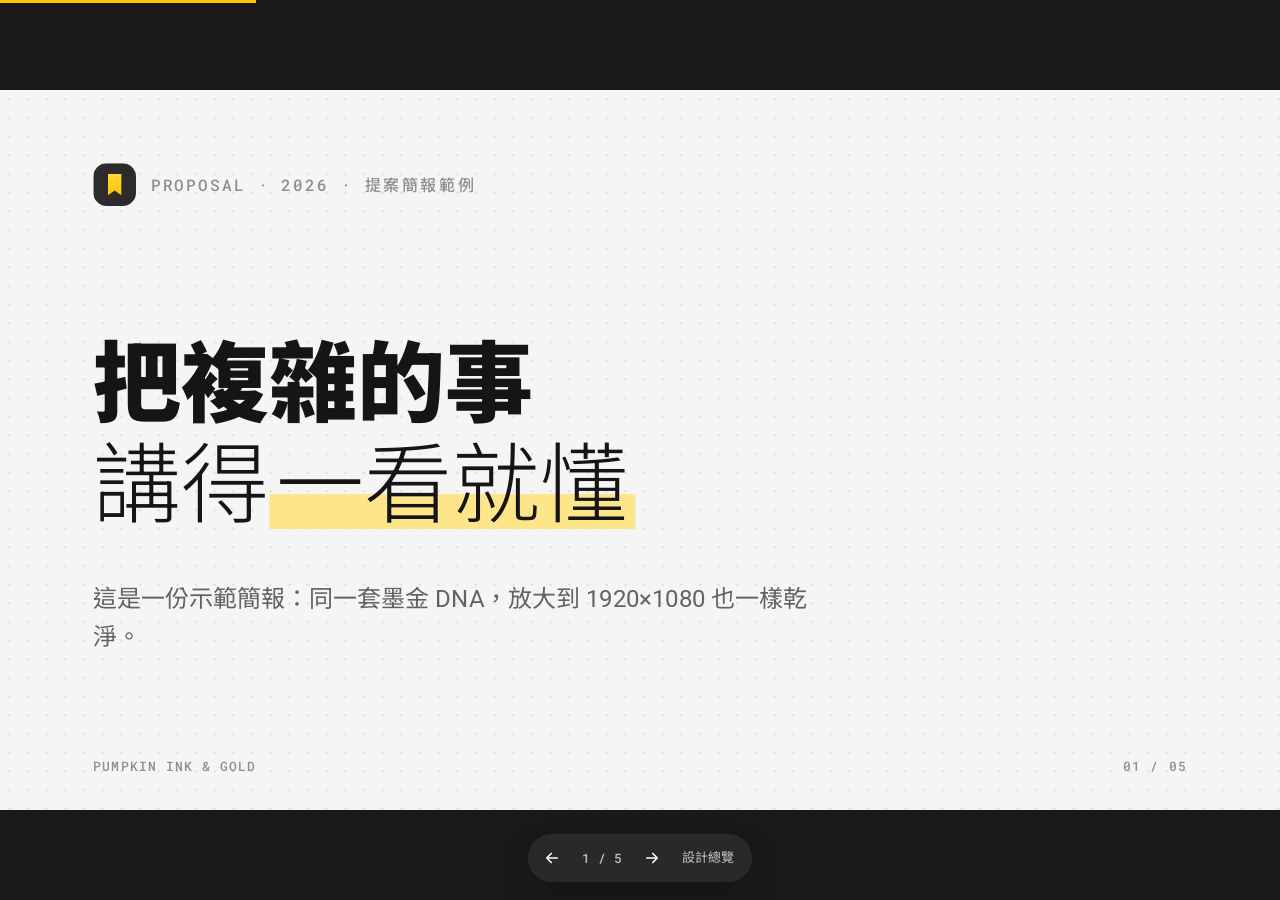
<file: assets/demo-slides.html>
<!doctype html>
<html lang="zh-Hant">
<head>
<meta charset="utf-8">
<meta name="viewport" content="width=device-width, initial-scale=1">
<title>範例 · 簡報｜南瓜墨金美學</title>
<link rel="icon" href="data:image/svg+xml,%3Csvg xmlns='http://www.w3.org/2000/svg' viewBox='0 0 32 32'%3E%3Crect width='32' height='32' rx='10' fill='%232D2B2C'/%3E%3Cpath d='M11 8h10v16l-5-3.6L11 24z' fill='%23FDC302'/%3E%3C/svg%3E">
<link rel="preconnect" href="https://fonts.googleapis.com">
<link rel="preconnect" href="https://fonts.gstatic.com" crossorigin>
<link href="https://fonts.googleapis.com/css2?family=Roboto:ital,wght@0,300;0,400;0,500;0,600;0,700;0,900;1,900&family=Roboto+Mono:wght@400;500&family=Noto+Sans+TC:wght@300;400;500;700;900&display=swap" rel="stylesheet">
<style>
/* ink-gold kit:start */
/* ==========================================================================
   🖋️ 南瓜墨金美學 Pumpkin Ink & Gold — CSS Kit v1.2
   用法：整段貼進 <style>，<body class="ig"> 就生效。
   中文頁面請寫 <html lang="zh-Hant">（標題字距會自動改成中文友善）。
   ========================================================================== */

:root {
  /* ── 墨 Ink：所有文字與主要動作。同一個墨色，靠「透明度」分層，不換色 ── */
  --ig-ink: #161415;                    /* 100% 標題、重要文字 */
  --ig-ink-muted: rgba(22, 20, 21, .65); /* 65% 內文、描述 */
  --ig-ink-soft: rgba(22, 20, 21, .45);  /* 45% 標籤、時間、計數 */
  --ig-ink-faint: rgba(22, 20, 21, .18); /* 18% hover 邊框、停用 */
  --ig-ink-hairline: rgba(22, 20, 21, .08); /* 8% 卡片髮絲線 */
  --ig-ink-wash: rgba(22, 20, 21, .04);  /* 4% 淡底 */

  /* ── 炭 Night：深色舞台（導覽列、收尾區塊、FAQ） ── */
  --ig-night: #2D2B2C;
  --ig-night-deep: #242223;
  --ig-night-hover: #292728;
  --ig-night-gradient: linear-gradient(135deg, #333233 0%, #242223 60%);
  --ig-on-night: #FFFFFF;
  --ig-on-night-muted: rgba(255, 255, 255, .68);
  --ig-on-night-soft: rgba(255, 255, 255, .45);
  --ig-night-line: rgba(255, 255, 255, .08);
  --ig-night-wash: rgba(255, 255, 255, .04);

  /* ── 紙 Paper：舞台底色 ── */
  --ig-paper: #F5F5F5;
  --ig-card: #FFFFFF;
  --ig-card-alt: #FAFAFA;
  --ig-dot: rgba(22, 20, 21, .10);
  --ig-dot-gap: 16px;

  /* ── 金 Gold：只畫重點（一個畫面一個主角） ── */
  --ig-gold: #FDC302;
  --ig-gold-light: #FFD83A;
  --ig-gold-soft: #FCD94A;   /* 焦點光圈、深底上的 hover 字 */
  --ig-gold-deep: #8A6400;   /* 淺底上的金色文字 */
  --ig-gold-wash: #FEF3C7;
  --ig-on-gold: #2D2B2C;     /* 金色上面的字：深炭，不是純黑 */
  --ig-gold-gradient: linear-gradient(to top, #FDC302 0%, #FFD83A 100%);

  /* ── 螢光點綴 Highlighter：只當「螢光筆底」用，少量 ── */
  --ig-mark-yellow: #FDE68A;
  --ig-mark-pink: #FDA4AF;
  --ig-mark-blue: #BAE6FD;

  /* ── 訊號與圖表 ── */
  --ig-success: #059669;
  --ig-danger: #DC2626;
  --ig-chart-1: #FDC302;
  --ig-chart-2: #4DA770;
  --ig-chart-3: #D97858;
  --ig-chart-4: #4D6BFE;
  --ig-chart-5: #615CED;

  /* ── 字體：英數走 Roboto，中文自動落到思源黑體／蘋方／正黑 ── */
  --ig-font-sans: "Roboto", "Noto Sans TC", "PingFang TC", "Microsoft JhengHei", -apple-system, BlinkMacSystemFont, "Segoe UI", sans-serif;
  --ig-font-mono: "Roboto Mono", "SF Mono", Menlo, Consolas, "Noto Sans TC", "PingFang TC", monospace;

  /* ── 圓角：18px 是招牌 ── */
  --ig-r-sm: 8px;
  --ig-r-md: 12px;
  --ig-r-input: 14px;
  --ig-r-card: 18px;
  --ig-r-lg: 22px;
  --ig-r-xl: 32px;
  --ig-r-pill: 999px;

  /* ── 陰影：平常幾乎沒有，靠髮絲線分層 ── */
  --ig-shadow-xs: 0 1px 2px rgba(0, 0, 0, .04);
  --ig-shadow-hover: 0 16px 32px -18px rgba(22, 20, 21, .22);
  --ig-shadow-float: 0 14px 36px -16px rgba(0, 0, 0, .55);
  --ig-shadow-stage: 0 40px 80px -44px rgba(0, 0, 0, .5), inset 0 1px 0 rgba(255, 255, 255, .06);
  --ig-ring-gold: 0 0 0 1.4px var(--ig-gold);
  --ig-glow-gold: 0 0 0 1.4px var(--ig-gold), 0 12px 26px -10px rgba(253, 195, 2, .55);
  --ig-focus: 0 0 0 3px rgba(252, 217, 74, .45);

  /* ── 動態：快、輕、不花俏 ── */
  --ig-fast: 120ms;
  --ig-base: 200ms;
  --ig-slow: 320ms;
  --ig-reveal: 620ms;
  --ig-ease: cubic-bezier(.4, 0, .2, 1);
  --ig-ease-emph: cubic-bezier(.2, 0, 0, 1);
  --ig-ease-spring: cubic-bezier(.34, 1.56, .64, 1);
  --ig-ease-reveal: cubic-bezier(.22, 1, .36, 1);

  /* ── 版寬 ── */
  --ig-w-narrow: 720px;
  --ig-w-base: 1100px;
  --ig-w-wide: 1280px;
  --ig-nav-h: 60px;
}

@media (prefers-reduced-motion: reduce) {
  :root { --ig-fast: 1ms; --ig-base: 1ms; --ig-slow: 1ms; --ig-reveal: 1ms; }
}

/* ── 夜間版（中控台、長時間盯螢幕、XR 介面） ── */
.ig[data-theme="night"] {
  --ig-paper: #1A1819;
  --ig-card: #242223;
  --ig-card-alt: #292728;
  --ig-ink: #F7F7F7;
  --ig-ink-muted: rgba(247, 247, 247, .68);
  --ig-ink-soft: rgba(247, 247, 247, .45);
  --ig-ink-faint: rgba(247, 247, 247, .20);
  --ig-ink-hairline: rgba(247, 247, 247, .08);
  --ig-ink-wash: rgba(247, 247, 247, .04);
  --ig-dot: rgba(255, 255, 255, .06);
  --ig-gold-deep: #FCD94A;
  --ig-shadow-hover: 0 16px 32px -18px rgba(0, 0, 0, .7);
}

/* ==========================================================================
   基礎
   ========================================================================== */
:where(.ig), :where(.ig) *, :where(.ig) *::before, :where(.ig) *::after { box-sizing: border-box; }

body.ig, .ig-page {
  margin: 0;
  font-family: var(--ig-font-sans);
  font-size: 16px;
  line-height: 1.7;
  color: var(--ig-ink);
  background-color: var(--ig-paper);
  background-image: radial-gradient(var(--ig-dot) 1px, transparent 1.3px);
  background-size: var(--ig-dot-gap) var(--ig-dot-gap);
  -webkit-font-smoothing: antialiased;
  text-rendering: optimizeLegibility;
}

/* 基礎元素規則用 :where() 降到最低權重，元件自己的顏色才不會被蓋掉 */
:where(.ig) :where(h1, h2, h3, h4) { margin: 0; color: inherit; font-weight: 600; line-height: 1.2; letter-spacing: -.02em; }
:where(.ig) p { margin: 0; }
:where(.ig) a { color: inherit; text-decoration: none; }
:where(.ig) svg { flex-shrink: 0; }
:where(.ig) :focus-visible { outline: none; box-shadow: var(--ig-focus); border-radius: var(--ig-r-sm); }
:where(.ig) ::selection { background: var(--ig-mark-yellow); color: var(--ig-ink); }

/* 中文：負字距會把中文擠在一起，改回 0 */
:where(html[lang^="zh"]) :where(.ig) :where(h1, h2, h3, h4),
html[lang^="zh"] .ig-display, html[lang^="zh"] .ig-h1, html[lang^="zh"] .ig-h2 { letter-spacing: 0; }

.ig-container { width: 100%; max-width: var(--ig-w-base); margin: 0 auto; padding: 0 24px; }
.ig-container--wide { max-width: var(--ig-w-wide); }
.ig-container--narrow { max-width: var(--ig-w-narrow); }
.ig-section { padding: 96px 0; }
.ig-center { text-align: center; }

/* ==========================================================================
   字級
   ========================================================================== */
/* 招牌大標：粗黑一行＋細體一行。英文粗的那行可以斜，中文不斜 */
.ig-display { font-size: clamp(38px, 5.4vw, 62px); line-height: 1.1; letter-spacing: -.03em; margin: 0; }
html[lang^="zh"] .ig-display { line-height: 1.22; }
.ig-display__strong { display: block; font-weight: 900; }
.ig-display__strong em { font-style: italic; }            /* 只把英文/數字包 <em> */
.ig-display__light { display: block; font-weight: 300; }

.ig-h1 { font-size: clamp(30px, 3.4vw, 40px); font-weight: 600; line-height: 1.15; letter-spacing: -.02em; }
.ig-h2 { font-size: clamp(26px, 3vw, 36px); font-weight: 600; line-height: 1.2; letter-spacing: -.02em; }
.ig-h3 { font-size: 20px; font-weight: 600; line-height: 1.35; }
.ig-lead { font-size: 17px; line-height: 1.75; color: var(--ig-ink-muted); max-width: 36em; }
.ig-body { font-size: 16px; line-height: 1.75; color: var(--ig-ink-muted); }
.ig-small { font-size: 14px; line-height: 1.6; color: var(--ig-ink-muted); }
.ig-meta { font-size: 13px; color: var(--ig-ink-soft); }
.ig-center .ig-lead { margin-left: auto; margin-right: auto; }

/* 眉標：等寬字、全大寫、字距拉開——「系統標籤」的味道 */
.ig-eyebrow { font-family: var(--ig-font-mono); font-size: 12px; font-weight: 500; letter-spacing: .14em; text-transform: uppercase; color: var(--ig-ink-soft); }
/* 數據：等寬字 */
.ig-num { font-family: var(--ig-font-mono); font-weight: 500; letter-spacing: -.01em; font-variant-numeric: tabular-nums; }

/* 螢光筆重點（中文強調首選） */
.ig-mark { background: linear-gradient(transparent 58%, var(--ig-mark-yellow) 58%, var(--ig-mark-yellow) 92%, transparent 92%); padding: 0 .08em; }
.ig-mark--pink { background: linear-gradient(transparent 58%, var(--ig-mark-pink) 58%, var(--ig-mark-pink) 92%, transparent 92%); }
.ig-mark--blue { background: linear-gradient(transparent 58%, var(--ig-mark-blue) 58%, var(--ig-mark-blue) 92%, transparent 92%); }
.ig-gold-text { color: var(--ig-gold-deep); }

/* ==========================================================================
   按鈕
   ========================================================================== */
.ig-btn {
  display: inline-flex; align-items: center; justify-content: center; gap: 8px;
  height: 44px; padding: 0 20px; border-radius: var(--ig-r-pill);
  font: 600 15px/1 var(--ig-font-sans); white-space: nowrap; cursor: pointer;
  border: 1px solid transparent; text-decoration: none;
  transition: transform var(--ig-base) var(--ig-ease), box-shadow var(--ig-base) var(--ig-ease),
              background-color var(--ig-fast) var(--ig-ease), border-color var(--ig-fast) var(--ig-ease), color var(--ig-fast) var(--ig-ease);
}
.ig-btn svg { width: 16px; height: 16px; }
.ig-btn:hover { transform: translateY(-1px); }
.ig-btn:active { transform: translateY(0) scale(.98); }

/* 金：一個畫面只放一顆 */
.ig-btn--gold { background: var(--ig-gold-gradient); color: var(--ig-on-gold); border-color: rgba(255, 255, 255, .5); box-shadow: var(--ig-ring-gold); }
.ig-btn--gold:hover { box-shadow: var(--ig-glow-gold); }
/* 墨：次要主動作 */
.ig-btn--ink { background: var(--ig-night); color: #fff; }
.ig-btn--ink:hover { background: var(--ig-ink); }
/* 白：一般動作 */
.ig-btn--ghost { background: var(--ig-card); color: var(--ig-ink); border-color: var(--ig-ink-hairline); box-shadow: var(--ig-shadow-xs); }
.ig-btn--ghost:hover { border-color: var(--ig-ink-faint); }
/* 框：深色舞台上的次要動作 */
.ig-btn--line { background: transparent; color: var(--ig-on-night); border-color: rgba(255, 255, 255, .18); }
.ig-btn--line:hover { background: var(--ig-night-wash); border-color: rgba(255, 255, 255, .32); }
.ig-btn--sm { height: 32px; padding: 0 14px; font-size: 14px; font-weight: 500; }
.ig-btn--lg { height: 52px; padding: 0 26px; font-size: 16px; }
.ig-btn--block { width: 100%; }

/* 文字連結：hover 時出現金色底線 */
.ig-link { display: inline-flex; align-items: center; gap: 6px; font-weight: 600; color: var(--ig-ink); text-decoration: underline; text-decoration-color: var(--ig-ink-faint); text-underline-offset: 4px; text-decoration-thickness: 1.5px; transition: text-decoration-color var(--ig-fast) var(--ig-ease); }
.ig-link:hover { text-decoration-color: var(--ig-gold); }
.ig-link svg { width: 16px; height: 16px; }

/* 方形圖示鈕 */
.ig-icon-btn { display: inline-grid; place-items: center; width: 40px; height: 40px; border-radius: var(--ig-r-md); border: 1px solid transparent; cursor: pointer; transition: transform var(--ig-base) var(--ig-ease), background-color var(--ig-fast) var(--ig-ease); }
.ig-icon-btn svg { width: 18px; height: 18px; }
.ig-icon-btn:hover { transform: translateY(-1px); }
.ig-icon-btn--gold { background: var(--ig-gold-gradient); color: var(--ig-on-gold); box-shadow: var(--ig-ring-gold); }
.ig-icon-btn--night { background: var(--ig-night); color: #fff; }
.ig-icon-btn--wash { background: var(--ig-card); color: var(--ig-ink-muted); border-color: var(--ig-ink-hairline); }
.ig-icon-btn--danger { background: #FEF2F2; color: var(--ig-danger); border-color: rgba(220, 38, 38, .15); }

/* ==========================================================================
   膠囊、標籤、徽章
   ========================================================================== */
/* 篩選膠囊（附計數） */
.ig-pills { display: flex; flex-wrap: wrap; gap: 8px; }
.ig-pill { display: inline-flex; align-items: center; gap: 6px; height: 32px; padding: 0 14px; border-radius: var(--ig-r-pill); background: var(--ig-card); border: 1px solid var(--ig-ink-hairline); color: var(--ig-ink-muted); font: 500 14px/1 var(--ig-font-sans); cursor: pointer; transition: background-color var(--ig-fast) var(--ig-ease), border-color var(--ig-fast) var(--ig-ease), color var(--ig-fast) var(--ig-ease); }
.ig-pill:hover { border-color: var(--ig-ink-faint); color: var(--ig-ink); }
.ig-pill__n { font-size: 12px; color: var(--ig-ink-faint); font-variant-numeric: tabular-nums; }
.ig-pill.is-active { background: var(--ig-ink); border-color: var(--ig-ink); color: #fff; }
.ig-pill.is-active .ig-pill__n { color: rgba(255, 255, 255, .5); }

/* 主題晶片（等寬字＋小圖示） */
.ig-chip { display: inline-flex; align-items: center; gap: 6px; height: 32px; padding: 0 12px; border-radius: var(--ig-r-pill); background: var(--ig-card); border: 1px solid var(--ig-ink-hairline); font: 400 13px/1 var(--ig-font-mono); color: var(--ig-ink); }
.ig-chip svg { width: 14px; height: 14px; }

/* 小標籤（卡片底部分類） */
.ig-tag { display: inline-flex; align-items: center; height: 22px; padding: 0 10px; border-radius: var(--ig-r-pill); background: var(--ig-ink-wash); color: var(--ig-ink-soft); font: 500 12px/1 var(--ig-font-sans); }
/* 區段小徽章（例如「精選」「為什麼」） */
.ig-kicker { display: inline-flex; align-items: center; gap: 6px; height: 26px; padding: 0 12px; border-radius: var(--ig-r-pill); background: var(--ig-card); border: 1px solid var(--ig-ink-hairline); font: 500 12px/1 var(--ig-font-sans); color: var(--ig-ink-muted); }
.ig-badge { display: inline-flex; align-items: center; height: 22px; padding: 0 9px; border-radius: var(--ig-r-pill); background: var(--ig-ink); color: #fff; font: 600 12px/1 var(--ig-font-sans); }
.ig-badge--gold { background: var(--ig-gold); color: var(--ig-on-gold); }
.ig-live { display: inline-block; width: 6px; height: 6px; border-radius: 50%; background: var(--ig-gold); box-shadow: 0 0 8px rgba(253, 195, 2, .7); }

/* ==========================================================================
   卡片
   ========================================================================== */
.ig-card { position: relative; background: var(--ig-card); border: 1px solid var(--ig-ink-hairline); border-radius: var(--ig-r-card); padding: 24px; }
.ig-card--link { display: block; transition: transform var(--ig-base) var(--ig-ease), box-shadow var(--ig-base) var(--ig-ease), border-color var(--ig-base) var(--ig-ease); }
.ig-card--link:hover { transform: translateY(-2px); border-color: var(--ig-ink-faint); box-shadow: var(--ig-shadow-hover); }

.ig-grid { display: grid; gap: 14px; grid-template-columns: repeat(auto-fill, minmax(min(100%, 320px), 1fr)); }
.ig-grid--2 { grid-template-columns: repeat(auto-fit, minmax(min(100%, 420px), 1fr)); }
.ig-grid--4 { grid-template-columns: repeat(auto-fit, minmax(min(100%, 220px), 1fr)); }

/* 工具卡（橫式：左 Logo 方塊＋右文字） */
.ig-tool { display: flex; gap: 16px; padding: 16px; }
.ig-tool__logo { width: 72px; height: 72px; flex: 0 0 72px; display: grid; place-items: center; border-radius: var(--ig-r-md); background: var(--ig-card); border: 1px solid var(--ig-ink-hairline); box-shadow: var(--ig-shadow-xs); color: var(--ig-ink); }
.ig-tool__logo svg { width: 30px; height: 30px; }
.ig-tool__body { min-width: 0; flex: 1; }
.ig-tool__title { display: flex; align-items: center; gap: 6px; margin: 2px 0 4px; font-size: 17px; font-weight: 600; line-height: 1.4; color: var(--ig-ink); white-space: nowrap; overflow: hidden; text-overflow: ellipsis; }
.ig-tool__desc { font-size: 14px; line-height: 1.55; color: var(--ig-ink-muted); display: -webkit-box; -webkit-line-clamp: 2; -webkit-box-orient: vertical; overflow: hidden; min-height: 3.1em; }
.ig-tool__foot { margin-top: 10px; display: flex; gap: 6px; flex-wrap: wrap; }
.ig-tool__arrow { position: absolute; top: 16px; right: 16px; width: 16px; height: 16px; color: var(--ig-ink-faint); transition: color var(--ig-fast) var(--ig-ease), transform var(--ig-base) var(--ig-ease); }
.ig-card--link:hover .ig-tool__arrow { color: var(--ig-ink); transform: translate(2px, -2px); }

/* 數據卡 */
.ig-stat { display: flex; align-items: center; gap: 14px; padding: 16px 20px; }
.ig-stat svg { width: 20px; height: 20px; color: var(--ig-ink-soft); }
.ig-stat__n { font-family: var(--ig-font-mono); font-size: 22px; font-weight: 500; line-height: 1.1; color: var(--ig-ink); }
.ig-stat__l { font-size: 13px; color: var(--ig-ink-soft); }

/* 便當格（上插圖＋下文字） */
.ig-tile { overflow: hidden; padding: 0; }
.ig-tile__art { height: 180px; display: grid; place-items: center; border-bottom: 1px solid var(--ig-ink-hairline);
  background-color: var(--ig-card-alt);
  background-image: linear-gradient(var(--ig-ink-hairline) 1px, transparent 1px), linear-gradient(90deg, var(--ig-ink-hairline) 1px, transparent 1px);
  background-size: 44px 44px; background-position: -1px -1px; }
.ig-tile__body { padding: 20px 22px 24px; }
.ig-tile--dark { background: var(--ig-night-deep); border-color: var(--ig-night-deep); }
.ig-tile--dark .ig-tile__art { background-color: var(--ig-night); border-color: var(--ig-night-line); background-image: linear-gradient(var(--ig-night-line) 1px, transparent 1px), linear-gradient(90deg, var(--ig-night-line) 1px, transparent 1px); }
.ig-tile--dark h3 { color: #fff; }
.ig-tile--dark .ig-small { color: var(--ig-on-night-muted); }

/* ==========================================================================
   表單
   ========================================================================== */
.ig-search { display: flex; align-items: center; gap: 10px; height: 52px; padding: 0 16px; border-radius: var(--ig-r-input); background: var(--ig-card); border: 1px solid var(--ig-ink-hairline); box-shadow: var(--ig-shadow-xs); transition: border-color var(--ig-fast) var(--ig-ease), box-shadow var(--ig-fast) var(--ig-ease); }
.ig-search:focus-within { border-color: var(--ig-gold-soft); box-shadow: var(--ig-focus); }
.ig-search svg { width: 18px; height: 18px; color: var(--ig-ink-soft); }
.ig-search input { flex: 1; min-width: 0; border: 0; outline: 0; background: transparent; font: 400 16px/1 var(--ig-font-sans); color: var(--ig-ink); }
.ig-search input::placeholder { color: var(--ig-ink-soft); }
.ig-kbd { font: 500 12px/1 var(--ig-font-mono); color: var(--ig-ink-soft); border: 1px solid var(--ig-ink-hairline); border-bottom-width: 2px; border-radius: 6px; padding: 4px 6px; background: var(--ig-card-alt); }

.ig-input { width: 100%; height: 44px; padding: 0 14px; border-radius: var(--ig-r-md); background: var(--ig-card); border: 1px solid var(--ig-ink-hairline); font: 400 15px/1 var(--ig-font-sans); color: var(--ig-ink); outline: 0; }
.ig-input:focus { border-color: var(--ig-gold-soft); box-shadow: var(--ig-focus); }
.ig-stage .ig-input { background: var(--ig-night-wash); border-color: rgba(255, 255, 255, .12); color: #fff; }
.ig-stage .ig-input::placeholder { color: var(--ig-on-night-soft); }

/* 進度條 */
.ig-progress { height: 6px; border-radius: var(--ig-r-pill); background: var(--ig-ink-wash); overflow: hidden; }
.ig-progress > i { display: block; height: 100%; border-radius: inherit; background: var(--ig-gold); }
.ig-progress--ink > i { background: var(--ig-night); }
.ig-progress--blue > i { background: var(--ig-chart-4); }

/* ==========================================================================
   導覽列（深炭浮動膠囊）
   ========================================================================== */
.ig-nav { position: sticky; top: 16px; z-index: 20; display: flex; align-items: center; gap: 8px; height: var(--ig-nav-h); margin: 16px auto 0; padding: 0 10px 0 20px; max-width: var(--ig-w-wide); border-radius: var(--ig-r-pill); background: var(--ig-night); box-shadow: var(--ig-shadow-float); color: #fff; }
.ig-nav__brand { display: inline-flex; align-items: center; gap: 10px; font-weight: 700; font-size: 15px; color: #fff; margin-right: auto; }
.ig-nav__links { display: flex; gap: 2px; }
.ig-nav__link { display: inline-flex; align-items: center; gap: 6px; height: 36px; padding: 0 14px; border-radius: var(--ig-r-pill); font-size: 14px; color: rgba(247, 247, 247, .82); transition: background-color var(--ig-fast) var(--ig-ease), color var(--ig-fast) var(--ig-ease); }
.ig-nav__link:hover { background: rgba(255, 255, 255, .08); color: #fff; }
.ig-nav__link.is-active { background: rgba(255, 255, 255, .10); color: #fff; }
.ig-nav__right { margin-left: auto; display: flex; align-items: center; gap: 8px; }
@media (max-width: 860px) { .ig-nav__links { display: none; } }

/* ==========================================================================
   深色舞台（收尾、重點段落、FAQ）
   ========================================================================== */
.ig-stage { position: relative; background: var(--ig-night-gradient); color: var(--ig-on-night); border-radius: var(--ig-r-xl); padding: clamp(28px, 5vw, 64px); box-shadow: var(--ig-shadow-stage); overflow: hidden; }
.ig-stage h1, .ig-stage h2, .ig-stage h3 { color: #fff; }
.ig-stage .ig-eyebrow { color: var(--ig-on-night-soft); }
.ig-stage .ig-lead, .ig-stage .ig-body, .ig-stage .ig-small { color: var(--ig-on-night-muted); }
.ig-stage .ig-meta { color: var(--ig-on-night-soft); }
.ig-stage-card { background: var(--ig-night-wash); border: 1px solid var(--ig-night-line); border-radius: var(--ig-r-card); padding: 18px; }

/* 勾選清單 */
.ig-checks { list-style: none; margin: 0; padding: 0; display: grid; gap: 10px; }
.ig-checks li { display: flex; gap: 10px; align-items: flex-start; font-size: 15px; line-height: 1.6; }
.ig-checks svg { width: 18px; height: 18px; margin-top: 3px; color: var(--ig-gold); }
.ig-compare { display: grid; gap: 8px; }
.ig-compare .no { display: flex; gap: 10px; color: var(--ig-ink-muted); font-size: 15px; }
.ig-compare .yes { display: flex; gap: 10px; color: var(--ig-ink); font-size: 15px; font-weight: 600; }
.ig-compare .no svg { color: var(--ig-danger); width: 18px; height: 18px; margin-top: 3px; }
.ig-compare .yes svg { color: var(--ig-success); width: 18px; height: 18px; margin-top: 3px; }

/* 手風琴（FAQ） */
.ig-acc { display: grid; gap: 10px; }
.ig-acc details { background: var(--ig-night-wash); border: 1px solid var(--ig-night-line); border-radius: var(--ig-r-input); }
.ig-acc summary { list-style: none; cursor: pointer; display: flex; align-items: center; justify-content: space-between; gap: 12px; padding: 14px 18px; font-size: 15px; font-weight: 500; color: #fff; }
.ig-acc summary::-webkit-details-marker { display: none; }
.ig-acc summary::after { content: ""; width: 8px; height: 8px; border-right: 1.6px solid currentColor; border-bottom: 1.6px solid currentColor; transform: rotate(45deg); opacity: .6; transition: transform var(--ig-base) var(--ig-ease); }
.ig-acc details[open] summary::after { transform: rotate(225deg); }
.ig-acc details p { padding: 0 18px 16px; color: var(--ig-on-night-muted); font-size: 15px; line-height: 1.75; }

/* 頁尾 */
.ig-footer { margin-top: 96px; background: var(--ig-paper); border-top: 1px solid var(--ig-ink-hairline); padding: 48px 0 28px; font-size: 14px; }
.ig-footer h4 { font-size: 14px; font-weight: 600; margin-bottom: 12px; }
.ig-footer a { display: block; color: var(--ig-ink-muted); padding: 4px 0; }
.ig-footer a:hover { color: var(--ig-ink); }

/* 進場動畫（加 .is-in 觸發） */
.ig-reveal { opacity: 0; transform: translateY(14px); transition: opacity var(--ig-reveal) var(--ig-ease-reveal), transform var(--ig-reveal) var(--ig-ease-reveal); }
.ig-reveal.is-in { opacity: 1; transform: none; }

@media (max-width: 640px) {
  .ig-container { padding: 0 16px; }
  .ig-section { padding: 64px 0; }
  .ig-nav { margin: 12px 12px 0; }
  .ig-tool__logo { width: 56px; height: 56px; flex-basis: 56px; }
}

/* 1.1 · Directory profile — exact content width, quieter hierarchy */
:root{--ig-w-directory:1200px;--ig-grid-gap:12px;--ig-logo-size:76px;--ig-label-readable:rgba(22,20,21,.64);--ig-focus-ink:rgba(22,20,21,.8);--ig-dot-quiet:rgba(22,20,21,.055)}
html:has(body.ig),body.ig{overflow-x:clip}
body.ig.ig-directory{background-image:radial-gradient(var(--ig-dot-quiet) .7px,transparent 1px)}
.ig-directory .ig-container{max-width:1248px;padding:0 24px}
.ig-directory .ig-nav{width:calc(100% - 48px);max-width:var(--ig-w-directory);top:24px;margin:24px auto 0}
.ig-directory .ig-grid{grid-template-columns:repeat(3,minmax(0,1fr));gap:var(--ig-grid-gap)}
.ig-directory .ig-tool__logo{width:var(--ig-logo-size);height:var(--ig-logo-size);flex-basis:var(--ig-logo-size)}
.ig-directory .ig-tool__logo svg{width:40px;height:40px}
.ig-directory .ig-tool__title{display:block;padding-right:12px;line-height:1.5}
.ig-directory .ig-tool__desc{line-height:1.6;min-height:3.2em}
.ig-directory .ig-tool__foot{margin-top:10px}
.ig-directory .ig-tool__foot .ig-tag{padding:0;background:transparent;font-size:12px;color:var(--ig-label-readable)}
.ig-directory .ig-card--link:hover{transform:translateY(-1px)}
.ig-directory .ig-pill__n{color:var(--ig-label-readable)}
.ig-directory .ig-pill.is-active .ig-pill__n{color:var(--ig-on-night-muted)}
.ig-directory .ig-tool__arrow{opacity:0}
.ig-directory .ig-tool:hover .ig-tool__arrow,.ig-directory .ig-tool:focus-visible .ig-tool__arrow{opacity:1}
.ig-directory .ig-tool__logo[data-tone="文件"]{color:var(--ig-chart-3)}
.ig-directory .ig-tool__logo[data-tone="設計"]{color:var(--ig-chart-4)}
.ig-directory .ig-tool__logo[data-tone="影像"]{color:var(--ig-chart-5)}
.ig-directory .ig-tool__logo[data-tone="自動化"]{color:var(--ig-chart-2)}
.ig-directory .ig-tool__logo[data-tone="生活"]{color:var(--ig-gold-deep)}
.ig-directory :focus-visible{outline:2px solid var(--ig-focus-ink);outline-offset:3px;box-shadow:var(--ig-focus)}
.ig[data-theme="night"]{--ig-label-readable:rgba(247,247,247,.65);--ig-focus-ink:rgba(255,255,255,.8)}
@media(max-width:1023px){.ig-directory .ig-grid{grid-template-columns:repeat(2,minmax(0,1fr))}}
@media(max-width:640px){.ig-directory .ig-grid{grid-template-columns:minmax(0,1fr)}.ig-directory .ig-container{padding:0 16px}.ig-directory .ig-nav{width:calc(100% - 24px);top:12px;margin-top:12px}.ig-directory .ig-tool__logo{width:64px;height:64px;flex-basis:64px}}
@media(prefers-reduced-motion:reduce){.ig-card--link:hover,.ig-btn:hover,.ig-tool__arrow{transform:none!important}}


/* 1.2 · interactive dots, optical icon system, complete day / night surfaces */
body.ig.ig-has-dotfield{position:relative;isolation:isolate;background-image:none}
.ig-dotfield{position:fixed;inset:0;pointer-events:none;z-index:-1;display:block}
.ig{--ig-label-readable:rgba(22,20,21,.64);color-scheme:light}
.ig[data-theme="night"]{--ig-label-readable:rgba(247,247,247,.68);--ig-focus-ink:#FCD94A;--ig-gold-wash:#483D20;color-scheme:dark}
.ig[data-theme="night"] .ig-pill.is-active,.ig[data-theme="night"] .ig-badge{background:#F7F7F7;border-color:#F7F7F7;color:#242223}
.ig[data-theme="night"] .ig-pill.is-active .ig-pill__n{color:#5D595B}
.ig[data-theme="night"] .ig-btn--ink{background:#F7F7F7;color:#242223}
.ig-theme-toggle{display:inline-grid;place-items:center;flex:none;width:36px;height:36px;padding:0;border:1px solid var(--ig-ink-hairline);border-radius:999px;background:var(--ig-card);color:var(--ig-ink);cursor:pointer}
.ig-theme-toggle svg{width:18px;height:18px}
.ig-theme-toggle:hover{border-color:var(--ig-ink-faint)}
.ig-nav .ig-theme-toggle{background:rgba(255,255,255,.08);border-color:rgba(255,255,255,.12);color:#fff}
.ig-brand-logo{display:block;width:112px;height:auto;flex:none}
.ig-nav .ig-brand-logo,.mini-nav .ig-brand-logo,.ig[data-theme="night"] .head>.ig-brand-logo{filter:invert(1)}
.ig-tool__logo:has(img){overflow:hidden;border:0;box-shadow:none;background:transparent}
.ig-tool__logo img{display:block;width:100%;height:100%;object-fit:contain}
.ig-directory .ig-tool__logo:has(img){border-radius:16px}
.ig[data-theme="night"] .ig-tool__logo img{filter:brightness(.9)}
.ig[data-theme="night"] .accents button{color:#161415}
.ig[data-theme="night"] .ig-highlight{color:#161415}
.ig[data-theme="night"] .cell__font,.ig[data-theme="night"] .spec__note{color:var(--ig-label-readable)}
@media(max-width:640px){.ig-nav .ig-brand-logo{width:92px}.ig-nav__right{gap:6px}.ig-nav__right>.ig-btn{padding:0 10px;font-size:12px}.ig-nav{padding-left:14px}.head .ig-brand-logo{width:100px}.head__links{margin-left:0}}

/* ink-gold kit:end */

/* ── 簡報：固定 1920×1080 畫布，等比縮放到視窗 ── */
html, body { height: 100%; overflow: hidden; }
body.ig { background-color: #1A1819; background-image: none; }
.viewport { position: fixed; inset: 0; overflow: hidden; }
.deck { position: absolute; left: 50%; top: 50%; width: 1920px; height: 1080px; transform-origin: center; }
.slide { position: absolute; inset: 0; padding: 110px 140px; border-radius: 0; display: flex; flex-direction: column;
  background-color: var(--ig-paper); background-image: radial-gradient(var(--ig-dot) 1.5px, transparent 2px); background-size: 28px 28px;
  opacity: 0; visibility: hidden; transition: opacity var(--ig-slow) var(--ig-ease), visibility 0s linear var(--ig-slow); }
.slide.on { opacity: 1; visibility: visible; transition: opacity var(--ig-slow) var(--ig-ease); }
.slide--dark { background: var(--ig-night-gradient); color: #fff; }
.s-foot { position: absolute; left: 140px; right: 140px; bottom: 56px; display: flex; justify-content: space-between; font: 500 20px/1 var(--ig-font-mono); color: var(--ig-ink-soft); letter-spacing: .08em; }
.slide--dark .s-foot { color: var(--ig-on-night-soft); }

.s-eyebrow { font: 500 24px/1 var(--ig-font-mono); letter-spacing: .16em; text-transform: uppercase; color: var(--ig-ink-soft); }
.slide--dark .s-eyebrow { color: var(--ig-on-night-soft); }
.s-display { font-size: 132px; line-height: 1.15; margin: 36px 0 40px; }
.s-display b { display: block; font-weight: 900; }
.s-display span { display: block; font-weight: 300; }
.s-h2 { font-size: 76px; font-weight: 700; line-height: 1.2; margin: 24px 0 20px; }
.s-lead { font-size: 36px; line-height: 1.6; color: var(--ig-ink-muted); max-width: 30em; }
.slide--dark .s-lead { color: var(--ig-on-night-muted); }

.s-cards { display: grid; grid-template-columns: repeat(3, 1fr); gap: 28px; margin-top: auto; margin-bottom: 70px; }
.s-card { background: #fff; border: 1.5px solid var(--ig-ink-hairline); border-radius: 30px; padding: 44px 40px; }
.s-card .n { font: 500 30px/1 var(--ig-font-mono); color: var(--ig-gold-deep); }
.s-card h3 { font-size: 44px; margin: 22px 0 14px; letter-spacing: 0; }
.s-card p { font-size: 28px; line-height: 1.6; color: var(--ig-ink-muted); }

.s-stats { display: grid; grid-template-columns: repeat(3, 1fr); gap: 28px; margin-top: auto; margin-bottom: 70px; }
.s-stat { border-top: 3px solid var(--ig-ink); padding-top: 28px; }
.s-stat:first-child { border-color: var(--ig-gold); }
.s-stat .big { font: 500 150px/1 var(--ig-font-mono); letter-spacing: -.03em; }
.s-stat .big small { font-size: 64px; }
.s-stat p { font-size: 30px; color: var(--ig-ink-muted); margin-top: 14px; }

.s-compare { display: grid; grid-template-columns: 1fr 1fr; gap: 28px; margin-top: auto; margin-bottom: 70px; }
.s-col { border-radius: 30px; padding: 48px; }
.s-col--no { background: #fff; border: 1.5px solid var(--ig-ink-hairline); }
.s-col--yes { background: var(--ig-night-gradient); color: #fff; box-shadow: var(--ig-shadow-stage); }
.s-col h3 { font-size: 40px; margin-bottom: 26px; letter-spacing: 0; }
.s-col li { list-style: none; display: flex; gap: 18px; align-items: center; font-size: 32px; padding: 12px 0; }
.s-col ul { margin: 0; padding: 0; }
.s-col svg { width: 36px; height: 36px; }
.s-col--no li { color: var(--ig-ink-muted); } .s-col--no svg { color: var(--ig-danger); }
.s-col--yes svg { color: var(--ig-gold); }

.s-btn { display: inline-flex; align-items: center; gap: 16px; height: 96px; padding: 0 48px; border-radius: 999px; background: var(--ig-gold-gradient); color: var(--ig-on-gold); font-size: 36px; font-weight: 700; box-shadow: 0 0 0 3px var(--ig-gold), 0 24px 48px -20px rgba(253,195,2,.6); }
.s-btn svg { width: 36px; height: 36px; }

/* 控制列（不在畫布內） */
.ctrl { position: fixed; left: 50%; bottom: 18px; transform: translateX(-50%); display: flex; align-items: center; gap: 8px; padding: 6px; border-radius: 999px; background: rgba(45,43,44,.92); box-shadow: var(--ig-shadow-float); z-index: 5; }
.ctrl button { width: 36px; height: 36px; border-radius: 999px; border: 0; background: transparent; color: #fff; cursor: pointer; display: grid; place-items: center; }
.ctrl button:hover { background: rgba(255,255,255,.1); }
.ctrl span { font: 500 13px/1 var(--ig-font-mono); color: rgba(255,255,255,.7); min-width: 48px; text-align: center; }
.ctrl a { font-size: 13px; color: rgba(255,255,255,.7); padding: 0 12px 0 4px; }
.bar { position: fixed; left: 0; top: 0; height: 3px; background: var(--ig-gold); transition: width var(--ig-slow) var(--ig-ease-emph); z-index: 5; }
</style>
</head>
<body class="ig">
<svg width="0" height="0" style="position:absolute" aria-hidden="true">
  <defs><linearGradient id="gold" x1="0" y1="1" x2="0" y2="0"><stop offset="0" stop-color="#FDC302"/><stop offset="1" stop-color="#FFD83A"/></linearGradient></defs>
  <symbol id="i-check" viewBox="0 0 24 24" fill="none" stroke="currentColor" stroke-width="2.4" stroke-linecap="round" stroke-linejoin="round"><path d="m5 12.5 4.5 4.5L19 7.5"/></symbol>
  <symbol id="i-x" viewBox="0 0 24 24" fill="none" stroke="currentColor" stroke-width="2.4" stroke-linecap="round" stroke-linejoin="round"><path d="M6 6l12 12M18 6 6 18"/></symbol>
  <symbol id="i-right" viewBox="0 0 24 24" fill="none" stroke="currentColor" stroke-width="2.2" stroke-linecap="round" stroke-linejoin="round"><path d="M5 12h14M13 6l6 6-6 6"/></symbol>
  <symbol id="i-left" viewBox="0 0 24 24" fill="none" stroke="currentColor" stroke-width="2.2" stroke-linecap="round" stroke-linejoin="round"><path d="M19 12H5M11 6l-6 6 6 6"/></symbol>
</svg>

<div class="bar" id="bar"></div>
<div class="viewport"><div class="deck" id="deck">

  <!-- 1 封面 -->
  <section class="slide on">
    <div style="display:flex;align-items:center;gap:22px">
      <svg width="64" height="64" viewBox="0 0 32 32"><rect width="32" height="32" rx="10" fill="#2D2B2C"/><path d="M11 8h10v16l-5-3.6L11 24z" fill="url(#gold)"/></svg>
      <span class="s-eyebrow">Proposal · 2026 · 提案簡報範例</span>
    </div>
    <h1 class="s-display" style="margin-top:auto"><b>把複雜的事</b><span>講得<span class="ig-mark" style="display:inline;font-weight:300">一看就懂</span></span></h1>
    <p class="s-lead" style="margin:24px 0 120px">這是一份示範簡報：同一套墨金 DNA，放大到 1920×1080 也一樣乾淨。</p>
    <div class="s-foot"><span>PUMPKIN INK &amp; GOLD</span><span>01 / 05</span></div>
  </section>

  <!-- 2 三重點 -->
  <section class="slide">
    <span class="s-eyebrow">02 · Overview · 三個重點</span>
    <h2 class="s-h2">一頁只講一件事</h2>
    <p class="s-lead">重點用編號卡片排好，觀眾的眼睛從左讀到右，不會迷路。</p>
    <div class="s-cards">
      <div class="s-card"><div class="n">01</div><h3>先講結論</h3><p>第一句就說答案，理由放後面。</p></div>
      <div class="s-card"><div class="n">02</div><h3>再給證據</h3><p>一張圖或一個數字，勝過三段文字。</p></div>
      <div class="s-card"><div class="n">03</div><h3>最後行動</h3><p>告訴觀眾下一步要做什麼。</p></div>
    </div>
    <div class="s-foot"><span>PUMPKIN INK &amp; GOLD</span><span>02 / 05</span></div>
  </section>

  <!-- 3 大數字 -->
  <section class="slide">
    <span class="s-eyebrow">03 · Numbers · 數據頁</span>
    <h2 class="s-h2">數字要大，說明要短</h2>
    <p class="s-lead">數字用等寬字，第一個重點數字配金色線（以下為示意數字）。</p>
    <div class="s-stats">
      <div class="s-stat"><div class="big">3<small>×</small></div><p>整理速度（示意）</p></div>
      <div class="s-stat"><div class="big">12</div><p>個常用工具（示意）</p></div>
      <div class="s-stat"><div class="big">1<small>頁</small></div><p>就能看完的報告</p></div>
    </div>
    <div class="s-foot"><span>PUMPKIN INK &amp; GOLD</span><span>03 / 05</span></div>
  </section>

  <!-- 4 前後對比 -->
  <section class="slide">
    <span class="s-eyebrow">04 · Before / After · 對比頁</span>
    <h2 class="s-h2">以前 vs 現在</h2>
    <div class="s-compare">
      <div class="s-col s-col--no"><h3>以前</h3><ul><li><svg><use href="#i-x"/></svg>資料散在五個地方</li><li><svg><use href="#i-x"/></svg>每次重做一樣的事</li><li><svg><use href="#i-x"/></svg>做完不知道放哪</li></ul></div>
      <div class="s-col s-col--yes"><h3>現在</h3><ul><li><svg><use href="#i-check"/></svg>一個入口全部找到</li><li><svg><use href="#i-check"/></svg>範本一套直接用</li><li><svg><use href="#i-check"/></svg>自動歸檔到固定位置</li></ul></div>
    </div>
    <div class="s-foot"><span>PUMPKIN INK &amp; GOLD</span><span>04 / 05</span></div>
  </section>

  <!-- 5 深色收尾 -->
  <section class="slide slide--dark">
    <span class="s-eyebrow">05 · Next Step · 收尾頁</span>
    <h2 class="s-display" style="margin-top:auto;font-size:118px"><b>下一步，</b><span>就從這裡開始</span></h2>
    <div style="margin-bottom:140px"><span class="s-btn">約個時間聊聊 <svg><use href="#i-right"/></svg></span></div>
    <div class="s-foot"><span>PUMPKIN INK &amp; GOLD</span><span>05 / 05</span></div>
  </section>

</div></div>

<nav class="ctrl" aria-label="簡報控制">
  <button id="prev" aria-label="上一頁"><svg width="18" height="18"><use href="#i-left"/></svg></button>
  <span id="pg">1 / 5</span>
  <button id="next" aria-label="下一頁"><svg width="18" height="18"><use href="#i-right"/></svg></button>
  <a href="../index.html">設計總覽</a>
</nav>

<script>
(() => {
  const deck = document.getElementById('deck'), slides = [...deck.querySelectorAll('.slide')];
  const pg = document.getElementById('pg'), bar = document.getElementById('bar');
  const start = parseInt(new URLSearchParams(location.search).get('p') || '1', 10) - 1;
  let i = Math.min(Math.max(start, 0), slides.length - 1);
  const fit = () => { const s = Math.min(innerWidth / 1920, innerHeight / 1080); deck.style.transform = `translate(-50%, -50%) scale(${s})`; };
  const go = (n) => {
    i = Math.max(0, Math.min(slides.length - 1, n));
    slides.forEach((s, k) => s.classList.toggle('on', k === i));
    pg.textContent = `${i + 1} / ${slides.length}`; bar.style.width = `${(i + 1) / slides.length * 100}%`;
  };
  addEventListener('resize', fit);
  addEventListener('keydown', (e) => {
    if (['ArrowRight', 'PageDown', ' '].includes(e.key)) { e.preventDefault(); go(i + 1); }
    if (['ArrowLeft', 'PageUp'].includes(e.key)) { e.preventDefault(); go(i - 1); }
  });
  document.getElementById('prev').onclick = () => go(i - 1);
  document.getElementById('next').onclick = () => go(i + 1);
  fit(); go(i);
})();
</script>
</body>
</html>
</file>
